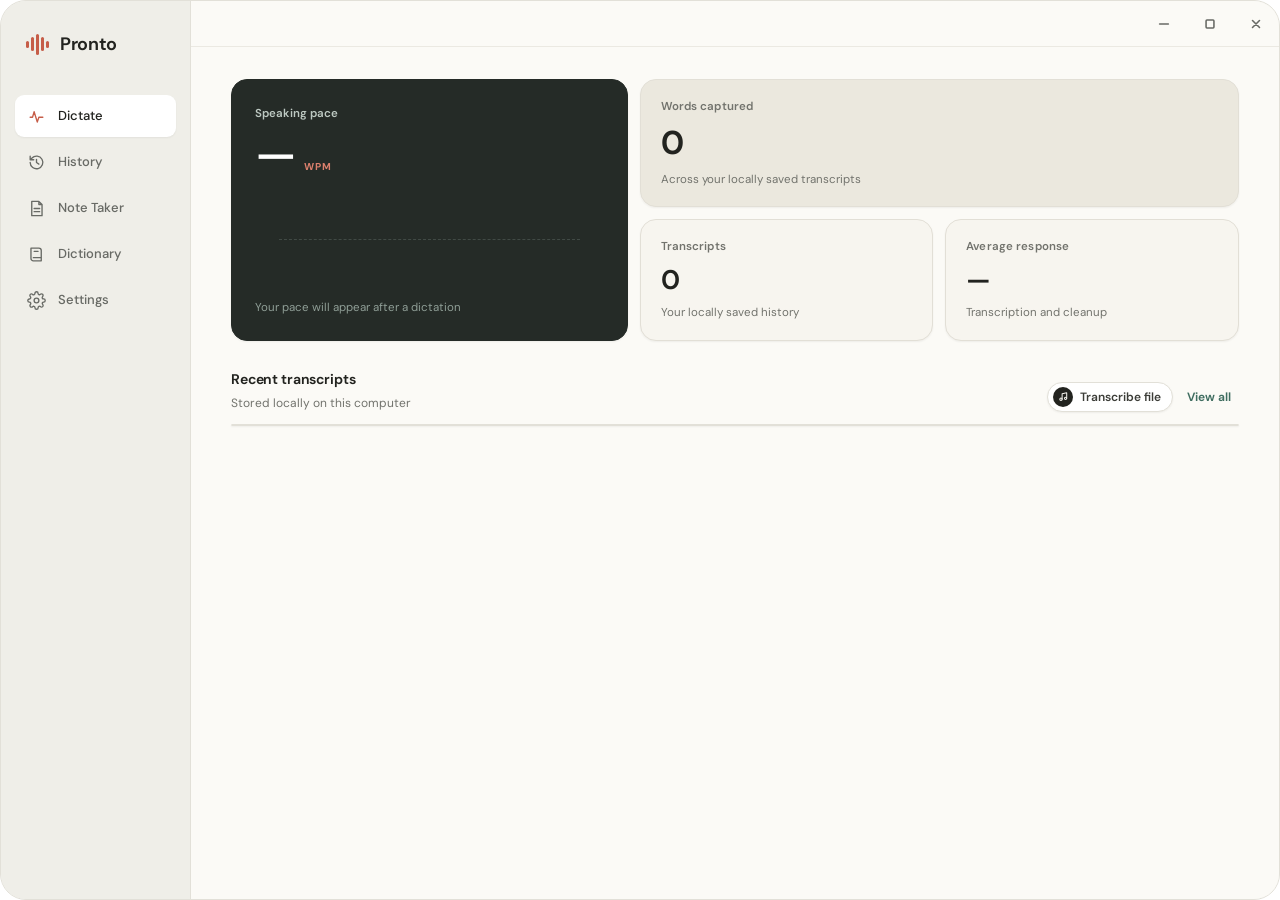
<file: ui/index.html>
<!doctype html>
<html lang="en">
  <head>
    <meta charset="UTF-8" />
    <meta name="viewport" content="width=device-width, initial-scale=1.0" />
    <title>Pronto</title>
    <link rel="stylesheet" href="fonts.css" />
    <link rel="stylesheet" href="theme.css" />
    <link rel="stylesheet" href="styles.css" />
    <link rel="stylesheet" href="app-polish.css" />
    <link rel="stylesheet" href="notes.css" />
    <link rel="stylesheet" href="onboarding.css" />
  </head>
  <body>
    <main class="app">
      <aside class="sidebar">
        <div class="brand">
          <span class="brand-mark" aria-hidden="true"><i></i><i></i><i></i><i></i><i></i></span>
          <span>Pronto</span>
        </div>
        <nav aria-label="Main navigation">
          <button class="nav active" data-view="home">
            <svg viewBox="0 0 24 24" aria-hidden="true"><path d="M4 13h3l2-7 4 13 2-6h5"/></svg><span>Dictate</span>
          </button>
          <button class="nav" data-view="history">
            <svg viewBox="0 0 24 24" aria-hidden="true"><path d="M4 12a8 8 0 1 0 2.3-5.7L4 8.5M4 4v4.5h4.5M12 8v4l3 2"/></svg><span>History</span>
          </button>
          <button class="nav" data-view="notetaker">
            <svg viewBox="0 0 24 24" aria-hidden="true"><path d="M6 3h9l4 4v14H6V3Zm9 0v4h4M9 12h7M9 16h7"/></svg><span>Note Taker</span>
          </button>
          <button class="nav" data-view="dictionary">
            <svg viewBox="0 0 24 24" aria-hidden="true"><path d="M5 4h10a3 3 0 0 1 3 3v13H8a3 3 0 0 1-3-3V4Zm3 12h10M9 8h5"/></svg><span>Dictionary</span>
          </button>
          <button class="nav" data-view="settings">
            <svg viewBox="0 0 24 24" aria-hidden="true"><circle cx="12" cy="12" r="3"/><path d="M19.4 15a1.65 1.65 0 0 0 .33 1.82l.06.06a2 2 0 0 1 0 2.83 2 2 0 0 1-2.83 0l-.06-.06a1.65 1.65 0 0 0-1.82-.33 1.65 1.65 0 0 0-1 1.51V21a2 2 0 0 1-2 2 2 2 0 0 1-2-2v-.09A1.65 1.65 0 0 0 9 19.4a1.65 1.65 0 0 0-1.82.33l-.06.06a2 2 0 0 1-2.83 0 2 2 0 0 1 0-2.83l.06-.06a1.65 1.65 0 0 0 .33-1.82 1.65 1.65 0 0 0-1.51-1H3a2 2 0 0 1-2-2 2 2 0 0 1 2-2h.09A1.65 1.65 0 0 0 4.6 9a1.65 1.65 0 0 0-.33-1.82l-.06-.06a2 2 0 0 1 0-2.83 2 2 0 0 1 2.83 0l.06.06a1.65 1.65 0 0 0 1.82.33H9a1.65 1.65 0 0 0 1-1.51V3a2 2 0 0 1 2-2 2 2 0 0 1 2 2v.09a1.65 1.65 0 0 0 1 1.51 1.65 1.65 0 0 0 1.82-.33l.06-.06a2 2 0 0 1 2.83 0 2 2 0 0 1 0 2.83l-.06.06a1.65 1.65 0 0 0-.33 1.82V9a1.65 1.65 0 0 0 1.51 1H21a2 2 0 0 1 2 2 2 2 0 0 1-2 2h-.09a1.65 1.65 0 0 0-1.51 1Z"/></svg><span>Settings</span>
          </button>
        </nav>
      </aside>

      <section class="shell">
        <header class="titlebar">
          <div class="window-actions" data-tauri-drag-region="false">
            <button id="minimize" data-tauri-drag-region="false" aria-label="Minimize"><svg viewBox="0 0 16 16" aria-hidden="true"><path d="M3 8h10"/></svg></button>
            <button id="maximize" data-tauri-drag-region="false" aria-label="Maximize"><svg viewBox="0 0 16 16" aria-hidden="true"><rect x="3.5" y="3.5" width="9" height="9" rx="1"/></svg></button>
            <button id="close" data-tauri-drag-region="false" aria-label="Close to tray"><svg viewBox="0 0 16 16" aria-hidden="true"><path d="M4 4l8 8M12 4l-8 8"/></svg></button>
          </div>
        </header>

        <div class="view active" id="home">
          <section class="stats-grid" aria-label="Dictation statistics">
            <article class="stat-card stat-primary">
              <div><span class="stat-label">Speaking pace</span><div class="pace-number"><strong id="average-wpm">—</strong><small>WPM</small></div></div>
              <div class="stat-wave empty" id="wpm-chart" aria-label="Recent words per minute"></div>
              <p id="wpm-note">Your pace will appear after a dictation</p>
            </article>
            <article class="stat-card stat-words"><span class="stat-label">Words captured</span><strong id="word-count">0</strong><p>Across your locally saved transcripts</p></article>
            <article class="stat-card"><span class="stat-label">Transcripts</span><strong id="dictation-count">0</strong><p>Your locally saved history</p></article>
            <article class="stat-card"><span class="stat-label">Average response</span><strong id="average-latency">—</strong><p>Transcription and cleanup</p></article>
          </section>

          <section class="permission-alert" id="mac-permission-alert" hidden>
            <div><strong id="mac-permission-alert-title">Finish macOS setup</strong><p id="mac-permission-alert-message"></p></div>
            <div class="permission-alert-actions"><button id="mac-permission-alert-action" type="button">Open Settings</button><button class="mac-restart-action" type="button" hidden>Restart Pronto</button></div>
          </section>

          <section class="transcripts-panel">
            <div class="section-title">
              <div><h2>Recent transcripts</h2><p>Stored locally on this computer</p></div>
              <div class="section-actions">
                <button id="choose-media" class="file-chip" type="button" title="Transcribe an audio or video file on this computer (MP3, WAV, M4A, MP4, MOV, WebM)">
                  <span class="file-chip-icon" aria-hidden="true"><svg viewBox="0 0 24 24"><path d="M9 18V6l10-2v12"/><circle cx="6.5" cy="18" r="2.5"/><circle cx="16.5" cy="16" r="2.5"/></svg></span>
                  <span id="import-status" class="file-chip-label" role="status">Transcribe file</span>
                </button>
                <button data-view-link="history">View all</button>
              </div>
              <input id="media-file" type="file" accept="audio/*,video/*,.m4a,.mkv,.mov,.webm" hidden />
            </div>
            <div id="recent-list" class="history-list compact"></div>
          </section>
        </div>

        <div class="view" id="history">
          <div class="page-title">
            <div><h1>History</h1><p>Your latest 100 transcripts, stored locally.</p></div>
            <button class="text-danger" id="clear-history">Clear history</button>
          </div>
          <div id="history-list" class="history-list full"></div>
        </div>

        <div class="view" id="notetaker">
          <section id="notetaker-explorer" class="nt-library">
            <div class="page-title nt-title">
              <div><h1>Note Taker</h1><p>Record a meeting or transcribe an audio file, then keep everything organized in folders.</p></div>
              <div class="nt-actions">
                <button class="nt-upload" id="notetaker-upload" type="button"><svg viewBox="0 0 24 24" aria-hidden="true"><path d="M12 15V4m0 0 4 4m-4-4-4 4M5 20h14"/></svg><b>Upload audio</b></button>
                <button class="nt-record" id="meeting-toggle" type="button"><span class="record-glyph" aria-hidden="true"><i></i></span><b>Start meeting</b></button>
                <input id="notetaker-file" type="file" accept="audio/*,video/*,.m4a,.mkv,.mov,.webm" hidden />
              </div>
            </div>

            <section class="nt-live" id="meeting-live" role="status" aria-live="polite" hidden>
              <span class="nt-live-dot" aria-hidden="true"></span>
              <div class="nt-live-copy"><strong>Recording meeting</strong><p>Your microphone and computer audio are saved on this computer. Notes are written when you stop.</p></div>
              <span class="nt-live-timer" id="meeting-live-timer">0:00</span>
              <button type="button" class="nt-live-stop" id="meeting-stop"><span aria-hidden="true"></span>Stop and create notes</button>
            </section>

            <div class="nt-jobs" id="notetaker-jobs" role="status" hidden><span class="nt-spinner" aria-hidden="true"></span><span id="notetaker-background-status"></span></div>

            <div class="nt-explorer">
              <aside class="nt-folders" aria-label="Folders">
                <div class="nt-folders-head"><span>Folders</span><button id="notetaker-sidebar-plus" type="button" aria-label="Create a new folder" title="New folder"><svg viewBox="0 0 24 24" aria-hidden="true"><path d="M12 5v14M5 12h14"/></svg></button></div>
                <form class="nt-new-folder" id="notetaker-new-folder" hidden>
                  <input id="notetaker-folder-input" maxlength="60" placeholder="Folder name" aria-label="Folder name" autocomplete="off" />
                  <button type="submit">Add</button>
                </form>
                <div id="notetaker-folder-list" class="nt-folder-list"></div>
                <p class="nt-folders-hint">Drag a note onto a folder to move it.</p>
              </aside>
              <section class="nt-files" aria-label="Notes">
                <header class="nt-files-head">
                  <div class="nt-files-title"><h2 id="notetaker-files-title">My recordings</h2><small id="notetaker-files-count"></small></div>
                  <label class="nt-search">
                    <svg viewBox="0 0 24 24" aria-hidden="true"><circle cx="11" cy="11" r="6.5"/><path d="m20 20-4.2-4.2"/></svg>
                    <input type="search" id="notetaker-search" placeholder="Search all notes" aria-label="Search all notes" autocomplete="off" spellcheck="false" />
                  </label>
                </header>
                <div id="notetaker-file-list" class="nt-file-list"></div>
              </section>
            </div>
          </section>

          <article id="notetaker-detail" class="nt-reader" aria-labelledby="notetaker-viewer-title" hidden>
            <header class="nt-reader-head">
              <button class="nt-icon-button" id="notetaker-back" type="button" aria-label="Back to folder" title="Back (Esc)"><svg viewBox="0 0 24 24" aria-hidden="true"><path d="M19 12H5m0 0 6-6m-6 6 6 6"/></svg></button>
              <nav class="nt-crumbs" aria-label="Location"><button type="button" id="notetaker-crumb-folder"></button><span aria-hidden="true">/</span><span id="notetaker-crumb-title"></span></nav>
              <div class="nt-reader-actions">
                <button class="secondary-action" id="notetaker-copy" type="button"><svg viewBox="0 0 24 24" aria-hidden="true"><rect x="8" y="8" width="11" height="11" rx="2"/><path d="M16 8V6a2 2 0 0 0-2-2H6a2 2 0 0 0-2 2v8a2 2 0 0 0 2 2h2"/></svg><span id="notetaker-copy-label">Copy</span></button>
                <button class="nt-cleanup" id="notetaker-cleanup" type="button"><svg viewBox="0 0 24 24" aria-hidden="true"><path d="M12 3.5 13.6 8 18 9.6l-4.4 1.6L12 15.5l-1.6-4.3L6 9.6 10.4 8 12 3.5ZM18.5 15l.8 2 2 .8-2 .8-.8 2-.8-2-2-.8 2-.8.8-2Z"/></svg>Clean up speech</button>
                <button class="nt-icon-button" id="notetaker-more" type="button" aria-label="More actions" title="More actions"><svg viewBox="0 0 24 24" aria-hidden="true"><circle cx="5" cy="12" r="1.6"/><circle cx="12" cy="12" r="1.6"/><circle cx="19" cy="12" r="1.6"/></svg></button>
              </div>
            </header>
            <div class="nt-reader-scroll" id="notetaker-reader-scroll">
              <div class="nt-reader-inner">
                <span class="nt-kind" id="notetaker-kind"></span>
                <h1 id="notetaker-viewer-title"></h1>
                <div class="nt-meta" id="notetaker-viewer-meta"></div>
                <audio id="notetaker-audio" controls hidden></audio>
                <div class="nt-tabbar">
                  <div class="nt-tabs" id="notetaker-tabs" role="tablist" aria-label="Meeting content" hidden>
                    <button type="button" data-notetaker-tab="notes" role="tab">Notes</button><button type="button" data-notetaker-tab="transcript" role="tab">Transcript</button>
                  </div>
                  <div class="nt-version" id="notetaker-version" role="group" aria-label="Transcript version" hidden>
                    <button type="button" data-notetaker-version="cleaned">Cleaned</button><button type="button" data-notetaker-version="original">Original</button>
                  </div>
                </div>
                <div id="notetaker-cleanup-status" class="nt-status" role="status"></div>
                <section id="notetaker-meeting-notes" class="nt-notes notes-markdown" hidden></section>
                <div id="notetaker-viewer-body" class="nt-transcript"></div>
              </div>
            </div>
          </article>
          <div class="nt-menu-layer" id="notetaker-menu-layer" hidden><div class="nt-menu" id="notetaker-menu" role="menu"></div></div>
          <div class="nt-drag-ghost" id="notetaker-drag-ghost" aria-hidden="true" hidden></div>
        </div>

        <div class="view" id="dictionary">
          <div class="page-title"><div><h1>Dictionary</h1><p>Add names and specialist terms that Pronto should preserve.</p></div></div>
          <form class="dictionary-form" id="dictionary-form">
            <input id="dictionary-input" maxlength="100" placeholder="Add a word or phrase" autocomplete="off" />
            <button type="submit">Add term</button>
          </form>
          <div class="dictionary-table">
            <div class="dictionary-heading"><span>Personal terms</span><span id="term-count">0 terms</span></div>
            <div id="dictionary-list" class="dictionary-list"></div>
            <div class="empty" id="dictionary-empty">No personal terms yet.</div>
          </div>
        </div>

        <div class="view" id="settings">
          <div class="page-title settings-title">
            <div><h1>Settings</h1><p id="settings-subtitle">Choose how Pronto listens, writes, and behaves on Windows.</p></div>
            <label class="settings-search">
              <svg viewBox="0 0 24 24" aria-hidden="true"><circle cx="11" cy="11" r="6.5"/><path d="m20 20-4.2-4.2"/></svg>
              <input type="search" id="settings-search" placeholder="Search settings" aria-label="Search settings" autocomplete="off" spellcheck="false" />
              <kbd id="settings-search-hint" aria-hidden="true">Ctrl F</kbd>
            </label>
          </div>

          <div class="settings-layout">
            <nav class="settings-nav" id="settings-nav" aria-label="Settings sections">
              <button type="button" data-settings-target="settings-general"><svg viewBox="0 0 24 24" aria-hidden="true"><path d="M4 7h8m5 0h3M4 17h3m5 0h8"/><circle cx="14.5" cy="7" r="2.5"/><circle cx="9.5" cy="17" r="2.5"/></svg><span>General</span></button>
              <button type="button" data-settings-target="settings-shortcuts"><svg viewBox="0 0 24 24" aria-hidden="true"><rect x="3" y="6" width="18" height="12" rx="2.5"/><path d="M7 10h.01M10.5 10h.01M14 10h.01M17 10h.01M8 14h8"/></svg><span>Shortcuts</span></button>
              <button type="button" data-settings-target="settings-dictation"><svg viewBox="0 0 24 24" aria-hidden="true"><rect x="9" y="3" width="6" height="11" rx="3"/><path d="M5.5 11a6.5 6.5 0 0 0 13 0M12 17.5V21"/></svg><span>Dictation</span></button>
              <button type="button" data-settings-target="settings-pill"><svg viewBox="0 0 24 24" aria-hidden="true"><rect x="3" y="8.5" width="18" height="7" rx="3.5"/><path d="M9 12h.01M12 10.5v3M15 12h.01"/></svg><span>Overlay pill</span></button>
              <button type="button" data-settings-target="settings-sound"><svg viewBox="0 0 24 24" aria-hidden="true"><path d="M4 9.5v5h3.5L12 19V5L7.5 9.5H4Z"/><path d="M15.5 9a4 4 0 0 1 0 6M18 6.5a7.5 7.5 0 0 1 0 11"/></svg><span>Sound</span></button>
              <button type="button" data-settings-target="mac-permissions"><svg viewBox="0 0 24 24" aria-hidden="true"><path d="M12 3 19 6v5.5c0 4.4-2.9 7.9-7 9.5-4.1-1.6-7-5.1-7-9.5V6l7-3Z"/><path d="m9 12 2 2 4-4"/></svg><span>Permissions</span></button>
              <button type="button" data-settings-target="settings-engine"><svg viewBox="0 0 24 24" aria-hidden="true"><rect x="7" y="7" width="10" height="10" rx="2"/><path d="M10 3v4M14 3v4M10 17v4M14 17v4M3 10h4M3 14h4M17 10h4M17 14h4"/></svg><span>Speech engine</span></button>
              <button type="button" data-settings-target="settings-online"><svg viewBox="0 0 24 24" aria-hidden="true"><path d="M7 18.5a4.5 4.5 0 0 1-.6-8.96A6 6 0 0 1 17.8 8.6 5 5 0 0 1 17 18.5H7Z"/></svg><span>Online services</span></button>
            </nav>

            <div class="settings-stack" id="settings-stack">
              <section class="settings-section" id="settings-general" aria-labelledby="settings-general-title">
                <header class="settings-section-head"><h2 id="settings-general-title">General</h2><p>How Pronto looks and when it runs.</p></header>
                <div class="settings-card">
                  <div class="setting-row" data-keywords="appearance dark mode light mode color colour">
                    <div><strong>Theme</strong><p>Applies to this window and search results. Listening pills always stay dark.</p></div>
                    <div class="setting-control setting-control--stack">
                      <div class="segmented" role="group" aria-label="Theme">
                        <button type="button" data-theme-pref="system">System</button>
                        <button type="button" data-theme-pref="light">Light</button>
                        <button type="button" data-theme-pref="dark">Dark</button>
                      </div>
                      <span class="theme-preview" id="theme-preview">Matching system</span>
                    </div>
                  </div>
                  <div class="setting-row" data-keywords="startup boot login autostart tray menu bar"><div><strong>Launch at startup</strong><p>Starts Pronto silently in the system tray without opening this window.</p></div><label class="toggle"><input type="checkbox" id="launch-at-startup" /><span></span></label></div>
                  <div class="setting-row" data-keywords="tray icon menu context recent transcripts history depth how many"><div><strong>Transcript history in the tray menu</strong><p>How many recent transcripts the tray menu lists. Pick one to paste it where you are typing.</p></div><div class="segmented" role="group" aria-label="Transcripts listed in the tray menu"><button type="button" data-tray-history="3">3</button><button type="button" data-tray-history="5">5</button><button type="button" data-tray-history="10">10</button></div></div>
                  <div class="setting-row" data-keywords="welcome tour onboarding setup introduction getting started"><div><strong>Welcome tour</strong><p>Walk through the first-run setup again.</p></div><button type="button" class="change-button" id="replay-onboarding">Show tour</button></div>
                  <div class="setting-row" data-keywords="meeting note taker zoom teams call prompt popup notification"><div><strong>Suggest meeting notes</strong><p>Offer to take notes when a meeting app starts using your microphone.</p></div><label class="toggle"><input type="checkbox" id="meeting-suggestions" /><span></span></label></div>
                </div>
              </section>

              <section class="settings-section" id="settings-shortcuts" aria-labelledby="settings-shortcuts-title">
                <header class="settings-section-head"><h2 id="settings-shortcuts-title">Shortcuts</h2><p>Global keys that work in any app.</p></header>
                <div class="settings-card">
                  <div class="setting-row hotkey-row" data-keywords="hotkey keybinding key combination record start dictation shortcut">
                    <div><strong>Start dictation</strong><p id="dictation-shortcut-help">Works globally, including modifier-only combinations such as Win + Ctrl.</p></div>
                    <div class="setting-control"><div class="shortcut-keys" id="settings-hotkey"></div><button class="change-button" id="change-hotkey">Change</button></div>
                  </div>
                  <div class="setting-row" data-keywords="hold push to talk toggle press once activation behavior mode">
                    <div><strong>How the shortcut works</strong><p>Hold to talk, or press once to start and again to stop.</p></div>
                    <div class="segmented" role="group" aria-label="Activation behavior">
                      <button type="button" data-activation="hold">Hold</button><button type="button" data-activation="toggle">Toggle</button>
                    </div>
                  </div>
                  <div class="setting-row hotkey-row" data-keywords="hotkey keybinding paste last transcript again">
                    <div><strong>Paste last transcript</strong><p>Pastes your most recent transcript where you are typing.</p></div>
                    <div class="setting-control"><div class="shortcut-keys" id="settings-paste-hotkey"></div><button class="change-button" id="change-paste-hotkey">Change</button></div>
                  </div>
                  <div class="setting-row hotkey-row" data-keywords="hotkey keybinding voice search ask question web">
                    <div><strong>Voice search</strong><p id="shortcut-help">Default Win + Space. Windows may also switch keyboard layouts with this chord.</p></div>
                    <div class="setting-control"><div class="shortcut-keys" id="settings-search-hotkey"></div><button class="change-button" id="change-search-hotkey">Change</button></div>
                  </div>
                </div>
              </section>

              <section class="settings-section" id="settings-dictation" aria-labelledby="settings-dictation-title">
                <header class="settings-section-head"><h2 id="settings-dictation-title">Dictation</h2><p>What Pronto listens to and what it does with your words.</p></header>
                <div class="settings-card">
                  <div class="setting-row" data-keywords="mic input device audio headset">
                    <div><strong>Microphone</strong><p id="microphone-status">Loading available microphones…</p></div>
                    <div class="setting-control"><select id="microphone" aria-label="Microphone" disabled><option>Loading…</option></select><button class="change-button" id="microphone-retry" type="button" hidden>Retry</button></div>
                  </div>
                  <div class="setting-row" data-keywords="language english german spanish french italian portuguese dutch polish auto detect">
                    <div><strong>Language</strong><p id="language-help">Choose a language or let Parakeet detect it.</p></div>
                    <select id="language" aria-label="Language"><option value="auto">Auto detect</option><option value="en">English</option><option value="de">German</option><option value="es">Spanish</option><option value="fr">French</option><option value="it">Italian</option><option value="pt">Portuguese</option><option value="nl">Dutch</option><option value="pl">Polish</option></select>
                  </div>
                  <div class="setting-row" data-keywords="type paste auto insert automatic output"><div><strong>Insert automatically</strong><p>Type the result where dictation began.</p></div><label class="toggle"><input type="checkbox" id="auto-insert" /><span></span></label></div>
                  <div class="setting-row" data-keywords="filler um uh punctuation cleanup polish format deepseek openai anthropic claude gemini groq openrouter ollama"><div><strong>Clean up speech</strong><p>Remove fillers and false starts, then repair punctuation.</p></div><label class="toggle"><input type="checkbox" id="cleanup-enabled" /><span></span></label></div>
                </div>
              </section>

              <section class="settings-section" id="settings-pill" aria-labelledby="settings-pill-title">
                <header class="settings-section-head"><h2 id="settings-pill-title">Overlay pill</h2><p>Choose what appears in the listening pill while you dictate.</p></header>
                <div class="settings-card">
                  <div class="pill-preview" aria-hidden="true">
                    <div class="pill-preview-row">
                      <span class="pill-preview-side" data-preview="showSearch"><svg viewBox="0 0 24 24"><circle cx="11" cy="11" r="6"/><path d="M16.5 16.5 20 20"/></svg></span>
                      <span class="pill-preview-main" data-preview="showDictation">
                        <span class="pill-preview-btn" data-preview="showCancel"><svg viewBox="0 0 24 24"><path d="M6 6l12 12M18 6 6 18"/></svg></span>
                        <span class="pill-preview-signal"><i></i><i></i><i></i><i></i><i></i><i></i><i></i><i></i></span>
                        <span class="pill-preview-btn finish" data-preview="showFinish"><svg viewBox="0 0 24 24"><path d="M4.5 12.5 10 18 19.5 6.5"/></svg></span>
                      </span>
                      <span class="pill-preview-side record" data-preview="showNotetaker"><svg viewBox="0 0 24 24"><circle cx="12" cy="12" r="7.5"/><circle class="dot" cx="12" cy="12" r="3.2"/></svg></span>
                      <span class="pill-preview-empty" id="pill-preview-empty">Nothing is shown while you dictate</span>
                    </div>
                  </div>
                  <div class="setting-row" data-keywords="overlay pill search left reroute magnifier"><div><strong>Search button</strong><p>Left of the pill. Sends the current recording to voice search instead.</p></div><label class="toggle"><input type="checkbox" data-pill-part="showSearch" /><span></span></label></div>
                  <div class="setting-row" data-keywords="overlay pill waveform middle center listening"><div><strong>Waveform pill</strong><p>The center pill with the live waveform.</p></div><label class="toggle"><input type="checkbox" data-pill-part="showDictation" /><span></span></label></div>
                  <div class="setting-row" data-keywords="overlay pill note taker meeting record right"><div><strong>Note taker button</strong><p>Right of the pill. Starts meeting notes.</p></div><label class="toggle"><input type="checkbox" data-pill-part="showNotetaker" /><span></span></label></div>
                  <div class="setting-row" data-keywords="overlay pill cancel cross x close discard"><div><strong>Cancel button (✕)</strong><p class="pill-mode-note">Discards the dictation.</p></div><label class="toggle"><input type="checkbox" data-pill-part="showCancel" /><span></span></label></div>
                  <div class="setting-row" data-keywords="overlay pill finish check mark tick done stop"><div><strong>Finish button (✓)</strong><p class="pill-mode-note">Stops listening and transcribes.</p></div><label class="toggle"><input type="checkbox" data-pill-part="showFinish" /><span></span></label></div>
                </div>
              </section>

              <section class="settings-section" id="settings-sound" aria-labelledby="settings-sound-title">
                <header class="settings-section-head"><h2 id="settings-sound-title">Sound</h2><p>Audio cues, and what happens to other playback while you speak.</p></header>
                <div class="settings-card">
                  <div class="setting-row" data-keywords="beep chime cue sound effects audio feedback"><div><strong>Dictation sounds</strong><p>Play short cues when recording starts and stops.</p></div><label class="toggle"><input type="checkbox" id="dictation-sounds" /><span></span></label></div>
                  <div class="setting-row" data-keywords="duck lower volume music mute playback system audio"><div><strong>Lower other audio while listening</strong><p>Quiets music and videos during dictation or voice search, then restores them exactly.</p></div><label class="toggle"><input type="checkbox" id="duck-audio" /><span></span></label></div>
                </div>
              </section>

              <section class="settings-section" id="mac-permissions" aria-labelledby="mac-permissions-title" hidden>
                <header class="settings-section-head"><h2 id="mac-permissions-title">Permissions</h2><p>macOS access Pronto needs to listen and type for you.</p></header>
                <div class="settings-card">
                  <div class="setting-row" data-keywords="macos mic privacy permission"><div><strong>Microphone</strong><p id="permission-microphone">Needed for dictation and meeting notes.</p></div><button type="button" class="change-button permission-action" data-permission="microphone">Set up</button></div>
                  <div class="setting-row" data-keywords="macos privacy insert type permission"><div><strong>Accessibility</strong><p id="permission-accessibility">Needed to insert text into the app you were using.</p></div><div class="setting-control"><button type="button" class="change-button permission-action" data-permission="accessibility">Set up</button><button type="button" class="change-button mac-restart-action" hidden>Restart Pronto</button></div></div>
                  <div class="setting-row" data-keywords="macos privacy keyboard modifier permission"><div><strong>Input Monitoring</strong><p id="permission-input-monitoring">Needed only for shortcuts made of modifier keys alone.</p></div><button type="button" class="change-button permission-action" data-permission="input-monitoring">Set up</button></div>
                  <div class="setting-row" data-keywords="macos privacy system audio meeting permission"><div><strong>Screen Recording</strong><p id="permission-screen-recording">Needed only to record computer audio for meeting notes. Pronto does not save video.</p></div><button type="button" class="change-button permission-action" data-permission="screen-recording">Set up</button></div>
                </div>
              </section>

              <section class="settings-section" id="settings-engine" aria-labelledby="settings-engine-title">
                <header class="settings-section-head"><h2 id="settings-engine-title">Speech engine</h2><p>Transcription runs entirely on this computer.</p></header>
                <div class="settings-card">
                  <div class="setting-row engine-row" data-keywords="status local offline parakeet engine"><div><strong>Local speech engine</strong><p id="engine-message">Starting the speech engine…</p></div><span class="private-badge">On device</span></div>
                  <div class="setting-row" id="model-install-row" data-keywords="download model install" hidden><div><strong>Speech model</strong><p id="model-install-message">Checking local model…</p><progress id="model-install-progress" max="100" value="0" hidden></progress></div><button type="button" class="change-button" id="model-install-action" hidden>Cancel</button></div>
                  <div class="setting-block" id="speech-model-section" data-keywords="speech model parakeet phonon nvidia gpu cpu download" hidden>
                    <div class="setting-row speech-model-head">
                      <div><strong>Speech model</strong><p id="speech-model-hardware">Checking your graphics…</p></div>
                    </div>
                    <div class="model-options" role="radiogroup" aria-label="Speech model">
                      <button type="button" class="model-option" data-model="parakeet" role="radio" aria-checked="false">
                        <span class="model-option-head"><strong>Parakeet</strong><span class="model-badge" hidden>Recommended</span></span>
                        <span class="model-option-meta">Fastest · 25 languages</span>
                        <span class="model-option-warning">Runs only on NVIDIA GPUs.</span>
                        <span class="model-option-state"></span>
                      </button>
                      <button type="button" class="model-option" data-model="phonon" role="radio" aria-checked="false">
                        <span class="model-option-head"><strong>Phonon</strong><span class="model-badge" hidden>Recommended</span></span>
                        <span class="model-option-meta">Any PC · English only</span>
                        <span class="model-option-warning">For PCs without an NVIDIA GPU. Considerably slower.</span>
                        <span class="model-option-state"></span>
                      </button>
                    </div>
                    <div class="model-switch" id="model-switch" hidden>
                      <div class="model-switch-bar"><i id="model-switch-fill"></i></div>
                      <div class="model-switch-meta">
                        <span><strong id="model-switch-message"></strong><small id="model-switch-detail"></small></span>
                        <button type="button" class="change-button" id="model-switch-action">Cancel</button>
                      </div>
                    </div>
                  </div>
                  <div class="setting-row" id="gpu-memory-row" data-keywords="vram memory performance games release unload"><div><strong>Release model under GPU pressure</strong><p>Frees Parakeet's VRAM when games or other apps need it. The next dictation may take a moment to warm up.</p></div><label class="toggle"><input type="checkbox" id="gpu-memory-management" /><span></span></label></div>
                </div>
              </section>

              <section class="settings-section" id="settings-online" aria-labelledby="settings-online-title">
                <header class="settings-section-head"><h2 id="settings-online-title">Online services</h2><p>Optional. Used only for speech cleanup and voice search answers.</p></header>
                <div class="settings-card api-card">
                  <div class="setting-row" data-keywords="cleanup provider llm ai openai anthropic claude gemini groq openrouter ollama lm studio deepseek">
                    <div><strong>AI provider</strong><p>Used for speech cleanup, meeting notes, and voice search answers. DeepSeek is recommended: fast and inexpensive.</p></div>
                    <select id="cleanup-provider" aria-label="AI provider"></select>
                  </div>
                  <div class="setting-row" id="cleanup-endpoint-row" data-keywords="custom endpoint url base openai compatible ollama lm studio local" hidden>
                    <div><strong>Custom endpoint URL</strong><p>Any OpenAI-compatible server, for example http://localhost:11434/v1 for Ollama.</p></div>
                    <input type="url" id="cleanup-endpoint" class="setting-text-input" aria-label="Custom endpoint URL" spellcheck="false" placeholder="http://localhost:11434/v1" />
                  </div>
                  <div class="setting-row" data-keywords="cleanup model llm ai name">
                    <div><strong>Model</strong><p id="cleanup-model-help">Uses the provider's default model.</p></div>
                    <div class="model-picker">
                      <select id="cleanup-model" aria-label="Model"></select>
                      <input type="text" id="cleanup-model-custom" class="setting-text-input" aria-label="Model name" placeholder="Model name" spellcheck="false" autocomplete="off" hidden />
                    </div>
                  </div>
                  <div class="setting-row api-row" data-keywords="deepseek openai anthropic claude gemini groq openrouter api key token cleanup llm ai credential voice search">
                    <div><strong>API key</strong><p id="api-status">Not configured</p></div>
                    <div class="api-form" id="api-form"><input type="password" id="api-key" placeholder="Enter API key" autocomplete="off" aria-label="API key" /><button id="save-key">Save</button></div>
                    <div class="api-form api-saved" id="api-saved" hidden>
                      <div class="api-saved-pill" role="status"><svg viewBox="0 0 24 24" aria-hidden="true"><rect x="5" y="11" width="14" height="10" rx="2"/><path d="M8 11V7a4 4 0 0 1 8 0v4"/></svg><span>Key saved</span></div>
                      <button type="button" class="api-edit" id="edit-key" aria-label="Edit API key" title="Edit API key"><svg viewBox="0 0 24 24" aria-hidden="true"><path d="M12 20h9"/><path d="M16.5 3.5a2.1 2.1 0 0 1 3 3L7 19l-4 1 1-4Z"/></svg></button>
                    </div>
                  </div>
                  <details class="setting-disclosure" id="cleanup-prompt-details" data-keywords="cleanup system prompt instructions deepseek custom">
                    <summary>
                      <div><strong>Cleanup instructions</strong><p>The system prompt Pronto sends with every cleanup request.</p></div>
                      <span class="setting-disclosure-end"><span class="prompt-badge" id="cleanup-prompt-status">Built-in prompt</span><svg viewBox="0 0 24 24" aria-hidden="true"><path d="m9 6 6 6-6 6"/></svg></span>
                    </summary>
                    <div class="prompt-row">
                      <textarea id="cleanup-prompt" maxlength="16000" spellcheck="false" aria-label="Cleanup system prompt"></textarea>
                      <div class="prompt-meta">
                        <span id="cleanup-prompt-count"></span>
                        <div class="prompt-actions"><button type="button" class="change-button" id="reset-cleanup-prompt">Reset default</button><button type="button" id="save-cleanup-prompt">Save prompt</button></div>
                      </div>
                    </div>
                  </details>
                  <div class="setting-row" data-keywords="voice search provider url duckduckgo web retrieval">
                    <div><strong>Search provider URL</strong><p>DuckDuckGo HTML endpoint for voice search. Queries and snippets go to this provider and to your AI provider.</p></div>
                    <input type="url" id="search-provider-url" aria-label="Search provider URL" spellcheck="false" />
                  </div>
                </div>
              </section>

              <div class="settings-empty" id="settings-empty" hidden>
                <strong>No settings match “<span id="settings-empty-query"></span>”</strong>
                <p>Try a different word, such as “microphone”, “shortcut”, or “theme”.</p>
                <button type="button" class="change-button" id="settings-search-clear">Clear search</button>
              </div>
            </div>
          </div>
        </div>
      </section>
    </main>

    <div class="onboarding-layer" id="onboarding" hidden>
      <div class="onboarding" role="dialog" aria-modal="true" aria-labelledby="onboarding-title">
        <header class="onboarding-head">
          <span class="brand-mark" aria-hidden="true"><i></i><i></i><i></i><i></i><i></i></span>
          <ol class="onboarding-dots" aria-label="Setup progress"></ol>
          <button type="button" class="onboarding-skip" id="onboarding-skip">Skip setup</button>
        </header>

        <section class="onboarding-step" data-step="welcome">
          <h2 id="onboarding-title">Welcome to Pronto</h2>
          <p class="onboarding-lede">Speak in any app and your words appear where you are typing. Transcription runs on this computer.</p>
          <p class="onboarding-lede">Let's set up the essentials. It takes under a minute, and you can change everything later in Settings.</p>
        </section>

        <section class="onboarding-step" data-step="shortcut">
          <h2>Your dictation shortcut</h2>
          <p class="onboarding-lede">Press this from anywhere to start talking.</p>
          <div class="onboarding-card">
            <div class="setting-row">
              <div><strong>Start dictation</strong><p>Works globally, in any app.</p></div>
              <div class="setting-control"><div class="shortcut-keys" id="onboarding-hotkey"></div><button type="button" class="change-button" id="onboarding-change-hotkey">Change</button></div>
            </div>
            <div class="setting-row">
              <div><strong>How the shortcut works</strong><p>Hold to talk, or press once to start and again to stop.</p></div>
              <div class="segmented" role="group" aria-label="Activation behavior">
                <button type="button" data-activation="hold">Hold</button><button type="button" data-activation="toggle">Toggle</button>
              </div>
            </div>
          </div>
        </section>

        <section class="onboarding-step" data-step="microphone">
          <h2>Microphone and startup</h2>
          <p class="onboarding-lede">Pick the microphone Pronto listens to.</p>
          <div class="onboarding-card">
            <div class="setting-row">
              <div><strong>Microphone</strong><p id="onboarding-microphone-status">Loading available microphones…</p></div>
              <div class="setting-control"><select id="onboarding-microphone" aria-label="Microphone" disabled><option>Loading…</option></select></div>
            </div>
            <div class="setting-row">
              <div><strong>Launch at startup</strong><p>Keep Pronto ready in the background whenever you sign in.</p></div>
              <label class="toggle"><input type="checkbox" id="onboarding-launch-at-startup" /><span></span></label>
            </div>
            <div class="setting-row">
              <div><strong>Dictation sounds</strong><p>A soft cue when Pronto starts and stops listening.</p></div>
              <label class="toggle"><input type="checkbox" id="onboarding-dictation-sounds" /><span></span></label>
            </div>
          </div>
        </section>

        <section class="onboarding-step onboarding-done" data-step="done">
          <div class="onboarding-check" aria-hidden="true"><svg viewBox="0 0 24 24"><path d="M5 12.5l4.5 4.5L19 7.5" /></svg></div>
          <h2>You're all set</h2>
          <p class="onboarding-lede">Pronto is ready and listening for your shortcut.</p>
          <div class="onboarding-try-card">
            <strong>Try it now</strong>
            <ol>
              <li>Open another app, like an email, a document or a chat.</li>
              <li>Click into a text box.</li>
              <li id="onboarding-done-step"><span id="onboarding-done-action">Press</span> <span class="shortcut-keys inline" id="onboarding-done-hotkey"></span> and start talking.</li>
            </ol>
          </div>
          <ul class="onboarding-tips">
            <li><strong>Dictionary</strong> keeps names and terms spelled right.</li>
            <li><strong>Note Taker</strong> records and transcribes your meetings.</li>
            <li><strong>Settings</strong> has everything you set up here, plus cleanup and voice search.</li>
          </ul>
        </section>

        <footer class="onboarding-actions">
          <button type="button" class="change-button" id="onboarding-back">Back</button>
          <button type="button" class="onboarding-next" id="onboarding-next">Get started</button>
        </footer>
      </div>
    </div>
    <dialog class="hotkey-dialog" id="hotkey-dialog">
      <form method="dialog">
        <button class="dialog-close" value="cancel" aria-label="Close"><svg viewBox="0 0 24 24" aria-hidden="true"><path d="M6 6l12 12M18 6 6 18"/></svg></button>
        <h2 id="hotkey-dialog-title">Set dictation shortcut</h2>
        <p id="hotkey-dialog-desc">Press your combination, then save it. Modifier-only chords such as Win + Ctrl are supported.</p>
        <div class="capture-box" id="hotkey-capture" tabindex="0">
          <span class="capture-prompt">Press your shortcut</span>
          <div class="shortcut-keys" id="capture-keys"></div>
        </div>
        <p class="capture-note" id="capture-note">Use two modifiers, or Ctrl, Alt, or Win with another key. Known Windows-reserved combinations are rejected.</p>
        <div class="dialog-error" id="hotkey-error" role="alert"></div>
        <div class="dialog-actions"><button type="button" class="change-button" id="cancel-hotkey">Cancel</button><button type="button" id="save-hotkey" disabled>Save shortcut</button></div>
      </form>
    </dialog>
    <div class="modal-layer" id="modal-layer" hidden>
      <div class="modal" role="dialog" aria-modal="true" aria-labelledby="modal-title">
        <h2 id="modal-title"></h2>
        <p id="modal-desc"></p>
        <p id="modal-warning" class="modal-warning" hidden></p>
        <input id="modal-input" maxlength="120" autocomplete="off" hidden />
        <div class="modal-actions">
          <button type="button" class="change-button" id="modal-cancel">Cancel</button>
          <button type="button" id="modal-confirm">Confirm</button>
        </div>
      </div>
    </div>
    <div class="toast" id="toast" role="status"></div>
    <script src="theme.js"></script>
    <script src="app.js"></script>
  </body>
</html>
</file>
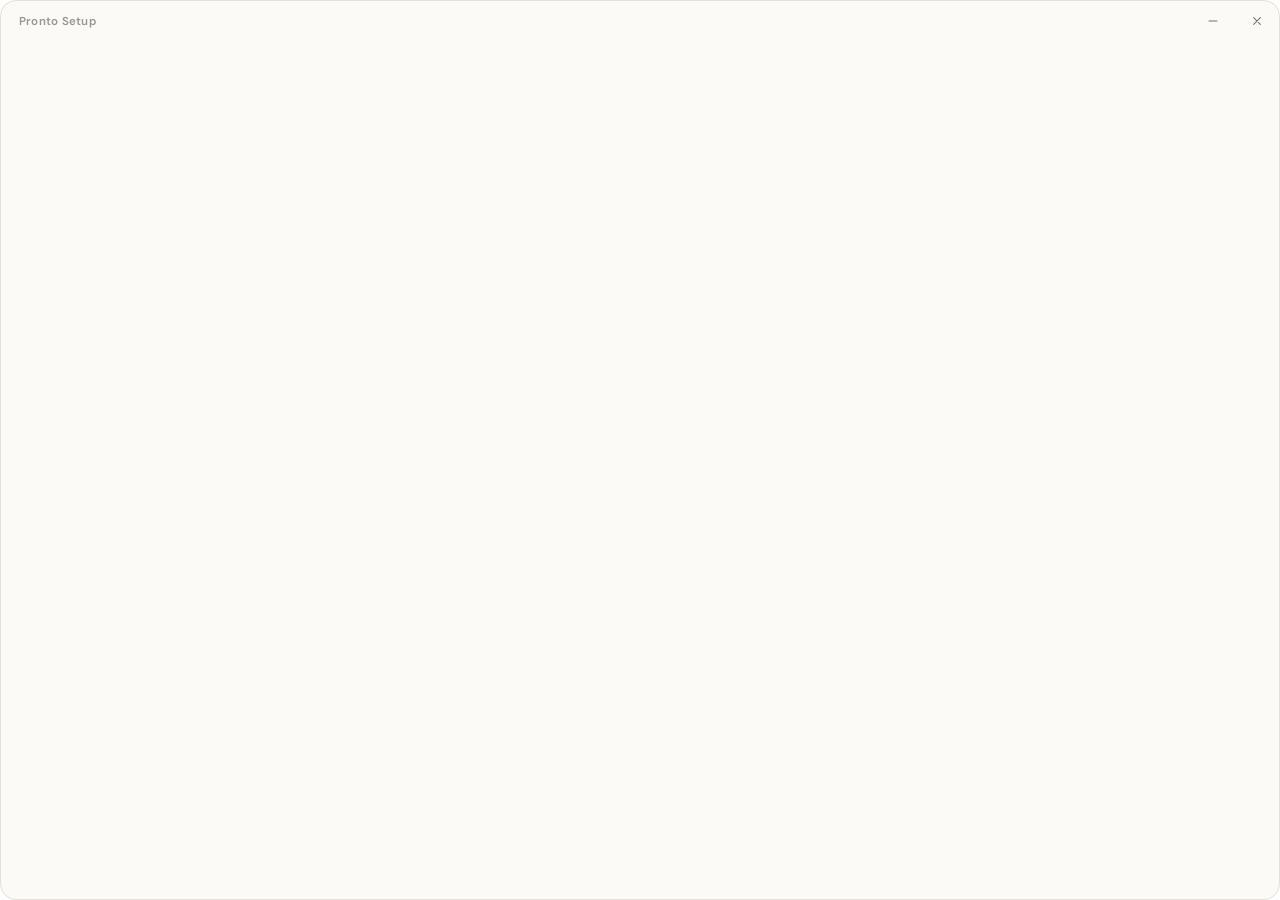
<file: ui/setup.html>
<!doctype html>
<html lang="en">
  <head>
    <meta charset="UTF-8" />
    <meta name="viewport" content="width=device-width, initial-scale=1.0" />
    <title>Pronto Setup</title>
    <link rel="stylesheet" href="fonts.css" />
    <link rel="stylesheet" href="theme.css" />
    <link rel="stylesheet" href="setup.css" />
    <script>
      try {
        document.documentElement.dataset.theme = matchMedia('(prefers-color-scheme: dark)').matches ? 'dark' : 'light';
      } catch (_) {}
    </script>
  </head>
  <body>
    <main class="frame">
      <header class="chrome" data-tauri-drag-region>
        <span class="chrome-title" data-tauri-drag-region>Pronto Setup</span>
        <div class="chrome-actions">
          <button type="button" id="minimize" aria-label="Minimize"><svg viewBox="0 0 24 24" aria-hidden="true"><path d="M6 12h12"/></svg></button>
          <button type="button" id="close" aria-label="Close"><svg viewBox="0 0 24 24" aria-hidden="true"><path d="M7 7l10 10M17 7 7 17"/></svg></button>
        </div>
      </header>

      <div class="stage">
        <!-- 1. Welcome -->
        <section class="screen" data-screen="welcome">
          <div class="voice" aria-hidden="true"><i></i><i></i><i></i><i></i><i></i><i></i><i></i></div>
          <h1 class="wordmark">Pronto</h1>
          <p class="lede" id="welcome-lede">Speak anywhere. Your words appear.</p>
          <button type="button" class="primary" id="get-started">Get started</button>
          <span class="fineprint" id="version"></span>
        </section>

        <!-- 1b. Already installed: update, reinstall, or start fresh -->
        <section class="screen" data-screen="kind">
          <h2>Pronto is already installed</h2>
          <p class="lede">Choose how to set it up.</p>
          <div class="choices" role="radiogroup" aria-label="Setup type">
            <label class="choice">
              <input type="radio" name="kind" id="kind-update" value="update" checked />
              <span class="choice-mark" aria-hidden="true"></span>
              <span class="choice-text"><strong>Update</strong><span>Replace the app and keep everything else.</span></span>
            </label>
            <label class="choice">
              <input type="radio" name="kind" id="kind-reinstall" value="reinstall" />
              <span class="choice-mark" aria-hidden="true"></span>
              <span class="choice-text"><strong>Reinstall</strong><span>A clean copy. The speech engine downloads again.</span></span>
            </label>
          </div>
          <label class="erase" id="erase-row" hidden>
            <input type="checkbox" id="kind-fresh" />
            <span class="erase-box" aria-hidden="true"></span>
            <span>Also erase my history and settings</span>
          </label>
          <div class="actions kind-actions">
            <button type="button" class="quiet" id="kind-back">Back</button>
            <button type="button" class="primary" id="kind-next">Continue</button>
          </div>
        </section>

        <!-- 2. Choose a speech engine -->
        <section class="screen" data-screen="choose">
          <h2>Choose your speech engine</h2>
          <p class="gpu" id="gpu"><span class="dot"></span><span id="gpu-name">Checking your graphics…</span></p>
          <div class="engines" role="radiogroup" aria-label="Speech engine">
            <button type="button" class="engine" data-model="parakeet" role="radio" aria-checked="false">
              <span class="engine-top"><strong>Parakeet</strong><span class="badge" hidden>Recommended</span></span>
              <span class="engine-tags"><span>Fastest</span><span>25 languages</span></span>
              <span class="engine-note">Needs an NVIDIA GPU</span>
              <span class="engine-size"></span>
            </button>
            <button type="button" class="engine" data-model="phonon" role="radio" aria-checked="false">
              <span class="engine-top"><strong>Phonon</strong><span class="badge" hidden>Recommended</span></span>
              <span class="engine-tags"><span>Any PC</span><span>English</span></span>
              <span class="engine-note">Slower than Parakeet</span>
              <span class="engine-size"></span>
            </button>
          </div>
          <p class="warning quiet-hint" id="choice-warning"></p>
          <div class="actions">
            <span class="fineprint" id="choose-note">You can switch later in Settings.</span>
            <button type="button" class="primary" id="install">Install</button>
          </div>
        </section>

        <!-- 3. Installing -->
        <section class="screen" data-screen="progress">
          <div class="voice live" aria-hidden="true"><i></i><i></i><i></i><i></i><i></i><i></i><i></i></div>
          <div class="percent" id="percent" aria-live="polite">0%</div>
          <p class="stage-label" id="stage-label">Getting ready</p>
          <div class="bar" role="progressbar" aria-labelledby="stage-label" aria-valuemin="0" aria-valuemax="100"><i id="bar-fill"></i></div>
          <p class="detail" id="detail">&nbsp;</p>
          <p class="tip" id="tip"></p>
          <div class="actions centered progress-actions" id="progress-actions">
            <button type="button" class="quiet" id="cancel">Cancel</button>
          </div>
          <div class="actions centered" id="error-actions" hidden>
            <button type="button" class="quiet" id="error-close">Close</button>
            <button type="button" class="primary" id="retry">Try again</button>
          </div>
        </section>

        <!-- 4. Done -->
        <section class="screen" data-screen="done">
          <svg class="check" viewBox="0 0 52 52" aria-hidden="true"><circle cx="26" cy="26" r="24"/><path d="M15 27l7 7 15-16"/></svg>
          <h2 id="done-title">You're all set</h2>
          <div class="keys" id="done-keys"><kbd>Ctrl</kbd><span>+</span><kbd>Alt</kbd><span>+</span><kbd>Space</kbd></div>
          <p class="lede" id="done-lede">Hold to dictate in any app.</p>
          <button type="button" class="primary" id="launch">Open Pronto</button>
        </section>

        <!-- Uninstall -->
        <section class="screen" data-screen="uninstall">
          <h2>Remove Pronto</h2>
          <p class="lede">Choose what happens to your data.</p>
          <div class="choices" role="radiogroup" aria-label="Your data">
            <label class="choice">
              <input type="radio" name="data" id="keep-data" checked />
              <span class="choice-mark" aria-hidden="true"></span>
              <span class="choice-text"><strong>Keep my data</strong><span>History and settings stay, ready if you reinstall.</span></span>
            </label>
            <label class="choice">
              <input type="radio" name="data" id="erase-data" />
              <span class="choice-mark" aria-hidden="true"></span>
              <span class="choice-text"><strong>Remove everything</strong><span>Delete history, settings and downloaded speech engines.</span></span>
            </label>
          </div>
          <div class="actions uninstall-actions">
            <button type="button" class="quiet" id="uninstall-cancel">Cancel</button>
            <button type="button" class="primary danger" id="uninstall">Remove Pronto</button>
          </div>
        </section>
      </div>
    </main>
    <script src="setup.js"></script>
  </body>
</html>
</file>
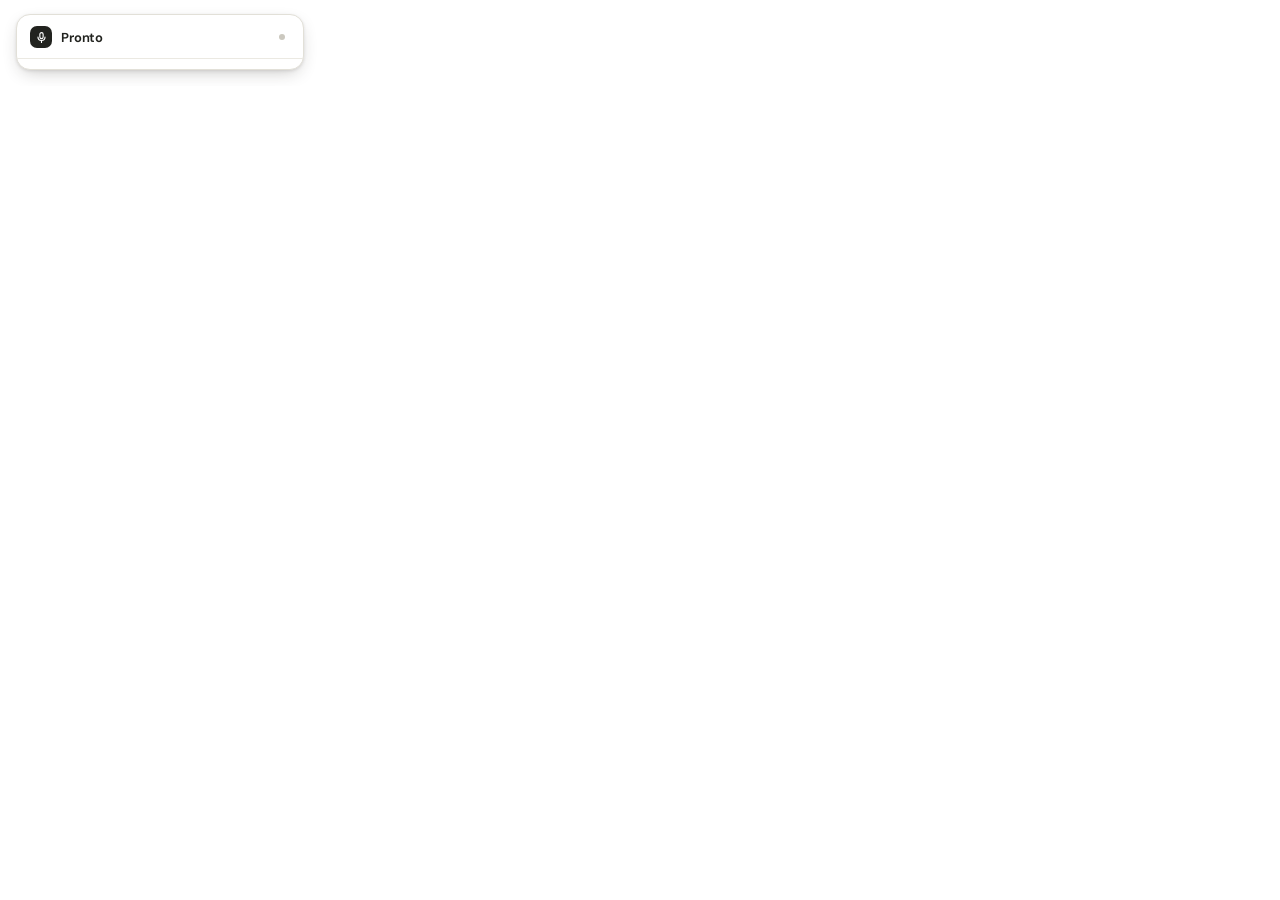
<file: ui/tray.html>
<!doctype html>
<html lang="en">
  <head>
    <meta charset="UTF-8" />
    <meta name="viewport" content="width=device-width, initial-scale=1.0" />
    <title>Pronto</title>
    <link rel="stylesheet" href="fonts.css" />
    <link rel="stylesheet" href="theme.css" />
    <link rel="stylesheet" href="tray.css" />
  </head>
  <body>
    <div class="tray-layer">
      <section class="tray-panel" id="panel">
        <header class="tray-head">
          <span class="tray-head-mark" aria-hidden="true">
            <svg viewBox="0 0 24 24"><rect x="9" y="3" width="6" height="11" rx="3" /><path d="M5.5 11a6.5 6.5 0 0 0 13 0M12 17.5V21" /></svg>
          </span>
          <span class="tray-head-name">Pronto</span>
          <span class="tray-head-state" id="engine-state" title=""><i></i><span id="engine-state-text"></span></span>
        </header>
        <div class="tray-list" id="list" role="menu" aria-label="Pronto"></div>
      </section>

      <section class="tray-flyout" id="flyout" aria-label="Transcript history" hidden>
        <header class="tray-flyout-head">
          <span class="tray-flyout-title">Transcript history</span>
          <span class="tray-flyout-count" id="flyout-count"></span>
        </header>
        <div class="tray-flyout-list" id="flyout-list" role="menu" aria-label="Recent transcripts"></div>
        <div class="tray-flyout-foot">
          <button type="button" class="tray-foot-button" data-action="open-history">
            <svg viewBox="0 0 24 24" aria-hidden="true"><rect x="3.5" y="5" width="17" height="15" rx="2.5" /><path d="M7.5 10h9M7.5 14h6" /></svg>
            Open History
          </button>
          <button type="button" class="tray-foot-button" data-action="open-settings">
            <svg viewBox="0 0 24 24" aria-hidden="true"><circle cx="12" cy="12" r="3" /><path d="M12 3.5v2.2M12 18.3v2.2M20.5 12h-2.2M5.7 12H3.5M18 6l-1.6 1.6M7.6 16.4 6 18M18 18l-1.6-1.6M7.6 7.6 6 6" /></svg>
            Settings
          </button>
        </div>
      </section>
    </div>
    <script src="theme.js"></script>
    <script src="tray.js"></script>
  </body>
</html>
</file>
<file: ui/fonts.css>
@font-face {
  font-family: 'DM Sans';
  src: url('./vendor/fonts/DMSans-Variable.ttf') format('truetype');
  font-style: normal;
  font-weight: 100 1000;
  font-display: swap;
}

@font-face {
  font-family: 'DM Sans';
  src: url('./vendor/fonts/DMSans-Italic-Variable.ttf') format('truetype');
  font-style: italic;
  font-weight: 100 1000;
  font-display: swap;
}
</file>
<file: ui/theme.css>
/* Pronto design tokens — shared across main app, search, and dictation overlays */

:root,
[data-theme="light"] {
  color-scheme: light;

  /* Typography & text */
  --ink: #22231f;
  --ink-soft: #3c3d38;
  --muted: #72736d;
  --faint: #969791;

  /* Surfaces */
  --line: #e2e0d8;
  --line-soft: #ebe9e2;
  --paper: #fbfaf6;
  --canvas: #f5f4ef;
  --sidebar-bg: #efeee8;
  --surface: #ffffff;
  --surface-muted: #f7f6f1;
  --surface-subtle: #f0eee7;
  --surface-inset: #ebe8de;
  --surface-hover: #f4f2ec;

  /* Brand */
  --accent: #c65d48;
  --accent-dark: #9d4435;
  --accent-soft: rgba(198, 93, 72, 0.12);
  --sage: #3f6d60;
  --sage-strong: #2e4439;
  --sage-soft: #e6eee9;
  --danger: #a44e43;
  --danger-soft: #f7ece9;

  /* Layout */
  --radius-sm: 8px;
  --radius-md: 12px;
  --radius-lg: 14px;
  --radius-xl: 16px;
  --space-1: 4px;
  --space-2: 8px;
  --space-3: 12px;
  --space-4: 16px;
  --space-5: 20px;
  --space-6: 24px;

  /* Effects */
  --shadow-sm: 0 1px 2px rgba(35, 35, 29, 0.06);
  --shadow-md: 0 12px 34px rgba(42, 39, 32, 0.14);
  --shadow-lg: 0 22px 65px rgba(36, 34, 28, 0.22);
  --focus-ring: 0 0 0 3px rgba(63, 109, 96, 0.22);
  --focus-color: #6f8f83;
  --selection-bg: rgba(63, 109, 96, 0.22);

  /* Controls */
  --input-bg: #ffffff;
  --input-border: #d7d4cb;
  --input-placeholder: #a8a9a3;
  --btn-primary-bg: #22231f;
  --btn-primary-hover: #383a34;
  --btn-secondary-bg: #ffffff;
  --btn-secondary-border: #d9d6ce;
  --toggle-track: #cbc8bf;
  --scrollbar-thumb: #c6c3ba;
  --scrollbar-thumb-hover: #adaba2;

  /* Chrome */
  --titlebar-hover: #eceae4;
  --titlebar-active: #e2e0d8;
  --nav-color: #686a65;
  --nav-hover-bg: rgba(255, 255, 255, 0.46);
  --nav-active-bg: #ffffff;
  --segmented-bg: #efede7;
  --segmented-border: #d6d3ca;
  --segmented-active: #383a34;

  /* Stat / hero */
  --stat-hero-bg: #252b27;
  --stat-hero-border: #252b27;
  --stat-card-bg: #f7f5ef;
  --stat-card-border: #e2dfd6;

  /* Search panel */
  --search-bg: #fbfaf6;
  --search-bg-elevated: #ffffff;
  --search-backdrop: rgba(40, 40, 35, 0.32);
  --search-lead: #c76d38;
  --search-lead-bg: rgba(199, 109, 56, 0.1);
  --search-green: #3f6d60;
  --search-green-hi: #5a8f7d;
  --search-green-lo: #2e5549;
  --search-panel-shadow: 0 32px 88px rgba(0, 0, 0, 0.2), 0 0 0 1px rgba(0, 0, 0, 0.04) inset;

  --font: "DM Sans", "Segoe UI Variable", "Segoe UI", system-ui, sans-serif;
  --transition-theme: background-color 0.2s ease, color 0.2s ease, border-color 0.2s ease, box-shadow 0.2s ease;
}

[data-theme="dark"] {
  color-scheme: dark;

  --ink: #f0f1ec;
  --ink-soft: #d4d6cf;
  --muted: #a0a39b;
  --faint: #72756d;

  --line: #2e302c;
  --line-soft: #252724;
  --paper: #161715;
  --canvas: #0f100e;
  --sidebar-bg: #111210;
  --surface: #1c1d1b;
  --surface-muted: #171816;
  --surface-subtle: #222321;
  --surface-inset: #252724;
  --surface-hover: #262825;

  --accent: #e07862;
  --accent-dark: #c65d48;
  --accent-soft: rgba(224, 120, 98, 0.16);
  --sage: #6fa383;
  --sage-strong: #8fb99a;
  --sage-soft: rgba(111, 163, 131, 0.14);
  --danger: #e89a90;
  --danger-soft: rgba(232, 154, 144, 0.12);

  --shadow-sm: 0 1px 2px rgba(0, 0, 0, 0.35);
  --shadow-md: 0 12px 34px rgba(0, 0, 0, 0.42);
  --shadow-lg: 0 22px 65px rgba(0, 0, 0, 0.55);
  --focus-ring: 0 0 0 3px rgba(111, 163, 131, 0.28);
  --focus-color: #8fb99a;
  --selection-bg: rgba(111, 163, 131, 0.28);

  --input-bg: #1c1d1b;
  --input-border: #353734;
  --input-placeholder: #72756d;
  --btn-primary-bg: #f0f1ec;
  --btn-primary-hover: #ffffff;
  --btn-secondary-bg: #222321;
  --btn-secondary-border: #353734;
  --toggle-track: #454843;
  --scrollbar-thumb: #454843;
  --scrollbar-thumb-hover: #5a5d56;

  --titlebar-hover: #222321;
  --titlebar-active: #2a2b28;
  --nav-color: #a0a39b;
  --nav-hover-bg: rgba(255, 255, 255, 0.06);
  --nav-active-bg: #1c1d1b;
  --segmented-bg: #222321;
  --segmented-border: #353734;
  --segmented-active: #f0f1ec;

  --stat-hero-bg: #1a211d;
  --stat-hero-border: #2a3530;
  --stat-card-bg: #1c1d1b;
  --stat-card-border: #2e302c;

  --search-bg: #0f100e;
  --search-bg-elevated: #161715;
  --search-backdrop: rgba(5, 6, 5, 0.62);
  --search-lead: #e8873a;
  --search-lead-bg: rgba(232, 135, 58, 0.11);
  --search-green: #4f8f68;
  --search-green-hi: #6fa383;
  --search-green-lo: #3d6b52;
  --search-panel-shadow: 0 32px 88px rgba(0, 0, 0, 0.64), 0 0 0 1px rgba(255, 255, 255, 0.04) inset;
}

html {
  transition: var(--transition-theme);
}

@media (prefers-reduced-motion: reduce) {
  html, html *, html *::before, html *::after {
    transition: none !important;
  }
}
</file>
<file: ui/styles.css>
/* Design tokens live in theme.css */

* { box-sizing: border-box; }
html, body {
  width: 100%;
  height: 100%;
  margin: 0;
  /* overflow:clip (not hidden): the app shell is a fixed 100vh grid whose
     views scroll internally, so the document itself must never scroll.
     Unlike hidden, clip forbids programmatic and focus scrolling too: a
     focused control plus a layout shift could otherwise scroll the whole
     app off-viewport with no scrollbar to get back (looks exactly like the
     window going transparent; only a restart resets it). */
  overflow: clip;
  color: var(--ink);
  background: transparent;
  font-family: var(--font);
  font-synthesis: none;
  text-rendering: optimizeLegibility;
  -webkit-font-smoothing: antialiased;
  -moz-osx-font-smoothing: grayscale;
}
body { font-size: 13px; line-height: 1.5; }
button, input, select, textarea { color: inherit; font: inherit; }
button { cursor: pointer; -webkit-tap-highlight-color: transparent; }
svg { shape-rendering: geometricPrecision; flex: 0 0 auto; }
::selection { background: var(--selection-bg); }
:focus { outline: none; }
:focus-visible { outline: 2px solid var(--focus-color); outline-offset: 2px; border-radius: 6px; }
::-webkit-scrollbar { width: 10px; height: 10px; }
::-webkit-scrollbar-thumb { border: 3px solid transparent; border-radius: 99px; background-clip: content-box; background-color: var(--scrollbar-thumb); }
::-webkit-scrollbar-thumb:hover { background-color: var(--scrollbar-thumb-hover); }
::-webkit-scrollbar-track { background: transparent; }
.app { display: grid; grid-template-columns: 190px minmax(0, 1fr); width: 100vw; height: 100vh; overflow: clip; border: 1px solid var(--line); border-radius: 26px; background: var(--canvas); }
html.maximized .app { border: 0; border-radius: 0; }

.sidebar { display: flex; flex-direction: column; min-width: 0; padding: 22px 14px 18px; border-right: 1px solid var(--line); background: var(--sidebar-bg); }
.brand { display: flex; align-items: center; gap: 11px; height: 42px; padding: 0 11px; font-size: 18px; font-weight: 650; letter-spacing: -.02em; }
.brand-mark { display: flex; align-items: center; gap: 2px; height: 22px; }
.brand-mark i { width: 3px; border-radius: 4px; background: var(--accent); }
.brand-mark i:nth-child(1), .brand-mark i:nth-child(5) { height: 7px; }
.brand-mark i:nth-child(2), .brand-mark i:nth-child(4) { height: 14px; }
.brand-mark i:nth-child(3) { height: 21px; }
nav { display: flex; flex-direction: column; gap: 4px; margin-top: 34px; }
.nav { display: flex; align-items: center; gap: 12px; width: 100%; height: 42px; padding: 0 12px; border: 0; border-radius: 9px; color: var(--nav-color); background: transparent; text-align: left; font-size: 13px; font-weight: 520; }
.nav svg { width: 19px; height: 19px; fill: none; stroke: currentColor; stroke-width: 1.7; stroke-linecap: round; stroke-linejoin: round; }
.nav:hover { color: var(--ink); background: var(--nav-hover-bg); }
.nav.active { color: var(--ink); background: var(--nav-active-bg); box-shadow: var(--shadow-sm); }
.nav.active svg { color: var(--accent); }
.shell { display: flex; flex-direction: column; min-width: 0; overflow: clip; background: var(--paper); }
.titlebar { display: flex; align-items: center; justify-content: flex-end; height: 46px; flex: 0 0 46px; border-bottom: 1px solid var(--line-soft); }
.window-actions { align-self: stretch; display: flex; -webkit-app-region: no-drag; }
.window-actions button { display: grid; place-items: center; width: 46px; border: 0; border-radius: 0; background: transparent; color: var(--nav-color); font-size: 18px; -webkit-app-region: no-drag; transition: background .12s ease, color .12s ease; }
.window-actions button:hover { background: var(--titlebar-hover); color: var(--ink); }
.window-actions button:active { background: var(--titlebar-active); }
.window-actions button svg { width: 14px; height: 14px; fill: none; stroke: currentColor; stroke-width: 1.8; stroke-linecap: round; stroke-linejoin: round; }
#close:hover { background: #c94d42; color: white; }

.view { display: none; flex: 1 1 auto; min-height: 0; height: calc(100vh - 46px); padding: 32px 40px 40px; overflow-y: auto; scrollbar-color: var(--scrollbar-thumb) transparent; scrollbar-width: thin; }
.view.active { display: block; }
.page-title { display: flex; align-items: flex-end; justify-content: space-between; gap: 24px; margin: 0 0 24px; }
.page-title h1 { margin: 0; color: var(--ink); font-size: 28px; font-weight: 650; letter-spacing: -.03em; line-height: 1.15; }
.page-title p { max-width: 560px; margin: 6px 0 0; color: var(--muted); font-size: 12.5px; line-height: 1.5; }
.secondary-action, .change-button { display: inline-flex; align-items: center; justify-content: center; gap: 6px; min-height: 36px; padding: 0 15px; border: 1px solid #d9d6ce; border-radius: var(--radius-sm); background: #fff; font-size: 12px; font-weight: 600; line-height: 1; white-space: nowrap; transition: border-color .12s ease, background .12s ease, transform .08s ease; }
.secondary-action:hover, .change-button:hover { border-color: #c7c3ba; background: #f8f7f2; }
.secondary-action:active, .change-button:active { transform: translateY(1px); }

.shortcut-keys { display: flex; align-items: center; gap: 4px; flex-wrap: wrap; justify-content: flex-end; }
.shortcut-keys kbd { min-width: 28px; padding: 6px 8px; border: 1px solid #d7d4cc; border-bottom-width: 2px; border-radius: 6px; color: #575954; background: #fff; font-family: inherit; font-size: 11px; font-weight: 650; line-height: 1; text-align: center; }
.shortcut-keys .plus { color: #a2a29d; font-size: 11px; }
.shortcut-keys .unavailable { color: var(--faint); font-size: 12px; }

.stats-grid { display: grid; grid-template-columns: 1.35fr repeat(2, 1fr); grid-auto-rows: minmax(112px, auto); gap: 12px; align-items: stretch; }
.stat-card { display: flex; flex-direction: column; justify-content: space-between; gap: 10px; min-width: 0; padding: 18px 20px; border: 1px solid #e2dfd6; border-radius: var(--radius-xl); background: #f7f5ef; box-shadow: var(--shadow-sm); }
.stat-card strong { color: #292a26; font-size: 27px; font-weight: 650; letter-spacing: -.03em; line-height: 1.1; font-variant-numeric: tabular-nums; }
.stat-card p { margin: 0; color: #8d8e88; font-size: 11.5px; line-height: 1.45; }
.stat-label { color: #74766f; font-size: 11.5px; font-weight: 600; letter-spacing: .01em; }
.stat-primary { grid-row: 1 / 3; justify-content: space-between; padding: 23px; color: #fff; border-color: #252b27; background: #252b27; overflow: hidden; }
.stat-primary strong { color: #fff; font-size: 46px; font-weight: 570; }
.stat-primary .stat-label { color: #bdc9c2; }
.stat-primary p { color: #8f9e96; }
.permission-alert { display: flex; align-items: center; justify-content: space-between; gap: 18px; margin: 18px 0 0; padding: 16px 20px; border: 1px solid #e5ccaa; border-radius: var(--radius-xl); background: #fbf1e1; }
.permission-alert[hidden] { display: none; }
.permission-alert strong { color: #684926; font-size: 14px; }
.permission-alert p { max-width: 560px; margin: 5px 0 0; color: #755d41; font-size: 12px; line-height: 1.45; }
.permission-alert button { flex: none; padding: 10px 14px; border: 1px solid #ad8654; border-radius: 10px; background: #fff9ed; color: #684926; font: inherit; font-weight: 650; cursor: pointer; }
.permission-alert-actions { display: flex; align-items: center; gap: 8px; flex-wrap: wrap; justify-content: flex-end; }
.pace-number { display: flex; align-items: baseline; gap: 8px; margin-top: 8px; }
.pace-number small { color: #dc806d; font-size: 10px; font-weight: 720; letter-spacing: .1em; }
.stat-wave { display: flex; align-items: end; gap: 7px; height: 76px; opacity: .9; }
.stat-wave i { flex: 1; min-width: 5px; border-radius: 99px; background: #d16954; transition: height .25s ease; }
.stat-wave.empty { position: relative; opacity: .45; }
.stat-wave.empty::after { content: ""; width: 100%; border-top: 1px dashed #64716a; }
.stat-words { grid-column: 2 / 4; background: #ebe8de; }
.stat-words strong { font-size: 33px; }
.transcripts-panel { margin-top: 28px; }
.section-actions { display: flex; align-items: center; gap: 6px; }
.section-title .file-chip { position: relative; display: inline-flex; align-items: center; gap: 7px; height: 30px; padding: 0 11px 0 5px; overflow: hidden; border: 1px solid var(--line); border-radius: 999px; color: var(--ink-soft); background: var(--surface); box-shadow: var(--shadow-sm); font-size: 12px; font-weight: 600; white-space: nowrap; transition: border-color .12s ease, background .12s ease; }
.section-title .file-chip:hover:not(:disabled) { border-color: var(--muted); background: var(--surface); }
.section-title .file-chip:disabled { cursor: progress; }
.file-chip-icon { display: grid; place-items: center; width: 20px; height: 20px; border-radius: 50%; color: var(--canvas); background: var(--ink); }
.file-chip-icon svg { width: 11px; height: 11px; fill: none; stroke: currentColor; stroke-width: 2.2; stroke-linecap: round; stroke-linejoin: round; }
.file-chip-label { position: relative; font-variant-numeric: tabular-nums; }
/* While busy the chip fills left-to-right with the upload/prepare progress. */
.file-chip::before { content: ""; position: absolute; inset: 0; width: calc(var(--progress, 0) * 100%); background: var(--surface-subtle); transition: width .2s ease; }
.file-chip.busy .file-chip-icon { width: 16px; height: 16px; margin: 2px; border: 2px solid var(--line); border-top-color: var(--ink); background: transparent; animation: chip-spin .8s linear infinite; }
.file-chip.busy .file-chip-icon svg { display: none; }
.file-chip-icon, .file-chip-label { z-index: 1; }
@keyframes chip-spin { to { transform: rotate(360deg); } }
.section-title { display: flex; align-items: flex-end; justify-content: space-between; gap: 16px; }
.section-title h2 { margin: 0; font-size: 14px; font-weight: 650; letter-spacing: -.01em; }
.section-title p { margin: 4px 0 0; color: #94958f; font-size: 12px; }
.section-title button { padding: 6px 8px; border: 0; border-radius: 6px; color: var(--sage); background: none; font-size: 12px; font-weight: 650; }
.section-title button:hover { background: #eef3f0; }

.history-list { margin-top: 12px; border: 1px solid #e1ded6; border-radius: var(--radius-md); overflow: hidden; background: #fff; box-shadow: var(--shadow-sm); }
.history-item { display: grid; grid-template-columns: 64px minmax(0, 1fr) auto; align-items: center; gap: 16px; min-height: 72px; padding: 14px 16px; border-bottom: 1px solid #e9e6de; }
.history-item:last-child { border-bottom: 0; }
.history-time { color: #8d8e88; font-size: 12px; font-variant-numeric: tabular-nums; white-space: nowrap; }
.history-copy { min-width: 0; }
.history-copy p { margin: 0; color: #383a35; font-size: 13px; line-height: 1.55; overflow-wrap: anywhere; }
.history-copy small { display: block; margin-top: 4px; color: #a0a19b; font-size: 11.5px; }
.latency { color: #8c8d87; font-size: 11.5px; white-space: nowrap; font-variant-numeric: tabular-nums; }
.history-actions { display: flex; align-items: center; gap: 12px; }
.copy-transcript { display: grid; place-items: center; width: 32px; height: 32px; padding: 0; border: 1px solid #dfdcd4; border-radius: var(--radius-sm); color: #777972; background: #faf9f5; transition: color .12s ease, border-color .12s ease, background .12s ease; }
.copy-transcript:hover, .copy-transcript.copied { color: var(--sage); border-color: #bdcec6; background: #edf3ef; }
.copy-transcript svg { width: 15px; height: 15px; fill: none; stroke: currentColor; stroke-width: 1.7; stroke-linecap: round; stroke-linejoin: round; pointer-events: none; }
.history-empty, .empty { padding: 36px 24px; color: #8d8e88; font-size: 12.5px; line-height: 1.6; text-align: center; }
.text-danger { padding: 8px 10px; border: 0; border-radius: 7px; color: var(--danger); background: transparent; font-size: 12px; font-weight: 650; }
.text-danger:hover { background: #f7ece9; }

.dictionary-form { display: flex; gap: 10px; padding: 12px; border: 1px solid #dedbd2; border-radius: var(--radius-md); background: #f0eee7; }
.dictionary-form input, .api-form input { flex: 1; min-width: 0; height: 40px; padding: 0 13px; border: 1px solid #d7d4cb; border-radius: var(--radius-sm); outline: 0; background: #fff; font-size: 13px; }
.dictionary-form input:focus, .api-form input:focus, .prompt-row textarea:focus, .capture-box:focus { border-color: #b86a58; box-shadow: 0 0 0 3px rgba(198,93,72,.12); }
.dictionary-form input::placeholder, .api-form input::placeholder { color: #a8a9a3; }
.dictionary-form button, .api-form button { display: inline-flex; align-items: center; justify-content: center; min-width: 96px; min-height: 40px; padding: 0 16px; border: 0; border-radius: var(--radius-sm); color: #fff; background: var(--ink); font-size: 12px; font-weight: 650; line-height: 1; transition: background .12s ease, transform .08s ease; }
.dictionary-form button:hover, .api-form button:hover { background: #383a34; }
.dictionary-form button:active, .api-form button:active { transform: translateY(1px); }
.dictionary-table { margin-top: 20px; border: 1px solid #e0ddd5; border-radius: var(--radius-md); overflow: hidden; background: #fff; box-shadow: var(--shadow-sm); }
.dictionary-heading { display: flex; align-items: center; justify-content: space-between; padding: 12px 16px; border-bottom: 1px solid #e7e4dc; color: #858680; background: #faf9f5; font-size: 11px; font-weight: 650; letter-spacing: .04em; text-transform: uppercase; }
.dictionary-item { display: flex; align-items: center; justify-content: space-between; gap: 12px; min-height: 50px; padding: 8px 8px 8px 16px; border-bottom: 1px solid #ece9e2; color: var(--ink-soft); font-size: 13px; }
.dictionary-item:last-child { border-bottom: 0; }
.dictionary-item button { display: grid; place-items: center; width: 32px; height: 32px; flex: 0 0 32px; border: 0; border-radius: 7px; color: #9a9a94; background: transparent; transition: color .12s ease, background .12s ease; }
.dictionary-item button:hover { color: var(--danger); background: #f7ece9; }
.dictionary-item button svg { width: 14px; height: 14px; fill: none; stroke: currentColor; stroke-width: 2; stroke-linecap: round; stroke-linejoin: round; }

/* Settings: page title + search, sticky section index, grouped cards */
.settings-title { align-items: center; }
.settings-search { position: relative; display: flex; align-items: center; gap: 8px; width: 280px; flex: 0 1 280px; height: 38px; padding: 0 8px 0 12px; border: 1px solid var(--input-border); border-radius: var(--radius-sm); background: var(--input-bg); cursor: text; transition: border-color .12s ease, box-shadow .12s ease; }
.settings-search:focus-within { border-color: var(--sage); }
.settings-search svg { width: 15px; height: 15px; fill: none; stroke: var(--faint); stroke-width: 2; stroke-linecap: round; }
.settings-search input { flex: 1; min-width: 0; height: 100%; padding: 0; border: 0; outline: 0; background: transparent; color: var(--ink-soft); font-size: 12.5px; }
.settings-search input:focus-visible { outline: none; }
.settings-search input::placeholder { color: var(--input-placeholder); }
.settings-search kbd { padding: 3px 6px; border: 1px solid var(--line); border-radius: 5px; color: var(--faint); background: var(--surface-muted); font-family: inherit; font-size: 10.5px; font-weight: 650; line-height: 1; white-space: nowrap; }
.settings-search:focus-within kbd { display: none; }

.settings-layout { display: grid; grid-template-columns: 172px minmax(0, 1fr); align-items: start; gap: 36px; max-width: 1040px; }
.settings-nav { position: sticky; top: 0; z-index: 5; display: flex; flex-direction: column; gap: 2px; margin: 0; padding-top: 2px; }
.settings-nav button { display: flex; align-items: center; gap: 10px; width: 100%; height: 36px; padding: 0 11px; border: 0; border-radius: 9px; color: var(--nav-color); background: transparent; font-size: 12.5px; font-weight: 560; text-align: left; white-space: nowrap; transition: background .12s ease, color .12s ease; }
.settings-nav button svg { width: 16px; height: 16px; fill: none; stroke: currentColor; stroke-width: 1.7; stroke-linecap: round; stroke-linejoin: round; }
.settings-nav button:hover { color: var(--ink); background: var(--surface-hover); }
.settings-nav button.active { color: var(--ink); background: var(--surface); box-shadow: var(--shadow-sm), inset 0 0 0 1px var(--line); }
.settings-nav button.active svg { color: var(--accent); }

.settings-stack { display: flex; flex-direction: column; gap: 34px; min-width: 0; padding-bottom: 24px; }
.settings-section { scroll-margin-top: 20px; }
.settings-section-head { margin: 0 0 12px 2px; }
.settings-section-head h2 { margin: 0; color: var(--ink); font-size: 15px; font-weight: 650; letter-spacing: -.015em; line-height: 1.3; text-transform: none; }
.settings-section-head p { margin: 3px 0 0; color: var(--muted); font-size: 12px; line-height: 1.5; }
.settings-card { border: 1px solid var(--line); border-radius: var(--radius-lg); overflow: hidden; background: var(--surface); box-shadow: var(--shadow-sm); }
.setting-row { display: flex; align-items: center; justify-content: space-between; gap: 24px; min-height: 64px; padding: 14px 20px; border-bottom: 1px solid var(--line-soft); transition: background .12s ease; }
[hidden] { display: none !important; }
.filtered-out { display: none !important; }
#model-install-progress { display: block; width: min(320px, 100%); height: 8px; margin-top: 10px; accent-color: #6c8161; }
.settings-card > :last-child, .setting-row:last-child { border-bottom: 0; }
.setting-row > div:first-child { min-width: 0; flex: 1 1 auto; }
.setting-row strong { display: block; color: var(--ink); font-size: 13px; font-weight: 650; letter-spacing: -.01em; }
.setting-row p { max-width: 520px; margin: 3px 0 0; color: var(--muted); font-size: 12px; line-height: 1.5; }
.setting-row--switch { cursor: pointer; }
.setting-row--switch:hover { background: var(--surface-hover); }
.setting-row select { min-width: 150px; max-width: min(280px, 44%); height: 36px; padding: 0 12px; overflow: hidden; border: 1px solid #d6d3ca; border-radius: var(--radius-sm); outline: 0; background: #fff; font-size: 12.5px; text-overflow: ellipsis; }
.setting-row select:disabled { opacity: .6; }
#microphone { width: 260px; max-width: 100%; }
.setting-control { display: flex; align-items: center; gap: 12px; flex: 0 0 auto; }
.setting-control--stack { flex-direction: column; align-items: flex-end; gap: 6px; }
.setting-block { border-bottom: 1px solid var(--line-soft); }
.segmented { display: flex; flex: 0 0 auto; padding: 3px; border: 1px solid #d6d3ca; border-radius: 10px; background: #efede7; }
.segmented button { min-width: 64px; height: 28px; padding: 0 13px; border: 0; border-radius: 7px; color: #74756f; background: transparent; font-size: 12px; font-weight: 600; transition: background .12s ease, color .12s ease; }
.segmented button:hover:not(.active) { color: var(--ink); }
.segmented button.active { color: #fff; background: #383a34; box-shadow: 0 1px 3px rgba(0,0,0,.15); }
/* position:relative anchors the hidden checkbox inside its toggle. Without
   it the input's containing block is the viewport, so it sits at its
   unscrolled offset (far below the window when Settings is scrolled) and
   focusing it on click scrolls the whole document up, exposing the
   transparent window. */
.toggle { position: relative; display: inline-flex; flex: 0 0 auto; }
.toggle input { position: absolute; top: 0; left: 0; margin: 0; opacity: 0; width: 1px; height: 1px; }
.toggle span { position: relative; display: block; width: 40px; height: 23px; border-radius: 30px; background: #cbc8bf; transition: .18s ease; cursor: pointer; }
.toggle span::after { content: ""; position: absolute; top: 3px; left: 3px; width: 17px; height: 17px; border-radius: 50%; background: white; box-shadow: 0 1px 3px rgba(0,0,0,.2); transition: .18s ease; }
.toggle input:checked + span { background: var(--sage); }
.toggle input:checked + span::after { transform: translateX(17px); }
.toggle input:focus-visible + span { outline: 2px solid #6f8f83; outline-offset: 2px; }
.api-form { display: flex; gap: 8px; width: min(360px, 100%); }
.api-form button { min-width: 72px; }
.api-form[hidden] { display: none; }
.api-saved-pill { display: flex; align-items: center; gap: 8px; flex: 1; min-width: 0; height: 40px; padding: 0 13px; border: 1px solid var(--line); border-radius: var(--radius-sm); color: var(--ink-soft); background: var(--surface-subtle); font-size: 13px; font-weight: 600; }
.api-saved-pill svg, .api-edit svg { width: 15px; height: 15px; flex: 0 0 15px; fill: none; stroke: currentColor; stroke-width: 2; stroke-linecap: round; stroke-linejoin: round; }
.api-saved-pill svg { color: var(--muted); }
.api-form .api-edit { min-width: 40px; width: 40px; padding: 0; }

.setting-disclosure { border-bottom: 1px solid var(--line-soft); }
.setting-disclosure summary { display: flex; align-items: center; justify-content: space-between; gap: 24px; min-height: 64px; padding: 14px 20px; list-style: none; cursor: pointer; transition: background .12s ease; }
.setting-disclosure summary::-webkit-details-marker { display: none; }
.setting-disclosure summary:hover { background: var(--surface-hover); }
.setting-disclosure summary:focus-visible { outline-offset: -2px; border-radius: 0; }
.setting-disclosure summary > div { min-width: 0; flex: 1 1 auto; }
.setting-disclosure summary strong { display: block; color: var(--ink); font-size: 13px; font-weight: 650; letter-spacing: -.01em; }
.setting-disclosure summary p { max-width: 520px; margin: 3px 0 0; color: var(--muted); font-size: 12px; line-height: 1.5; }
.setting-disclosure-end { display: flex; align-items: center; gap: 12px; flex: 0 0 auto; }
.setting-disclosure-end svg { width: 16px; height: 16px; fill: none; stroke: var(--muted); stroke-width: 2; stroke-linecap: round; stroke-linejoin: round; transition: transform .16s ease; }
.setting-disclosure[open] .setting-disclosure-end svg { transform: rotate(90deg); }
.prompt-badge { display: inline-flex; align-items: center; padding: 4px 10px; border-radius: 20px; color: var(--muted); background: var(--surface-subtle); font-size: 11px; font-weight: 650; white-space: nowrap; }
.prompt-row { padding: 0 20px 18px; }
.prompt-actions { display: flex; gap: 8px; flex: 0 0 auto; }
.prompt-actions button { display: inline-flex; align-items: center; justify-content: center; min-height: 34px; padding: 0 14px; border: 0; border-radius: var(--radius-sm); color: #fff; background: var(--ink); font-size: 12px; font-weight: 650; transition: background .12s ease; }
.prompt-actions .change-button { color: #5f605a; border: 1px solid #d9d6ce; background: #fff; }
.prompt-row textarea { display: block; width: 100%; min-height: 220px; padding: 13px 14px; resize: vertical; border: 1px solid #d7d4cb; border-radius: 9px; outline: 0; color: #3b3c37; background: #fff; font-family: "Cascadia Code", Consolas, monospace; font-size: 12px; line-height: 1.6; }
.prompt-meta { display: flex; align-items: center; justify-content: space-between; gap: 12px; margin-top: 10px; color: var(--faint); font-size: 11.5px; font-variant-numeric: tabular-nums; }
.private-badge { display: inline-flex; align-items: center; padding: 5px 10px; border-radius: 20px; color: var(--sage); background: #e6eee9; font-size: 11px; font-weight: 650; white-space: nowrap; }

.settings-empty { display: flex; flex-direction: column; align-items: center; gap: 6px; padding: 48px 24px; border: 1px dashed var(--line); border-radius: var(--radius-lg); text-align: center; }
.settings-empty strong { color: var(--ink); font-size: 14px; font-weight: 650; overflow-wrap: anywhere; }
.settings-empty p { margin: 0 0 10px; color: var(--muted); font-size: 12.5px; }
@media (prefers-reduced-motion: reduce) { .setting-disclosure-end svg { transition: none; } }

.hotkey-dialog { width: min(460px, calc(100vw - 40px)); padding: 0; border: 1px solid #d8d5cc; border-radius: var(--radius-lg); color: var(--ink); background: #fbfaf6; box-shadow: 0 22px 65px rgba(36,34,28,.22); }
.hotkey-dialog::backdrop { background: rgba(40,40,35,.32); backdrop-filter: blur(2px); }
.hotkey-dialog form { position: relative; padding: 28px; }
.hotkey-dialog h2 { margin: 0; padding-right: 36px; font-size: 19px; font-weight: 650; letter-spacing: -.02em; line-height: 1.3; }
.hotkey-dialog form > p { margin: 8px 0 0; color: var(--muted); font-size: 12.5px; line-height: 1.55; }
.dialog-close { position: absolute; top: 16px; right: 16px; display: grid; place-items: center; width: 32px; height: 32px; border: 0; border-radius: 8px; color: #777872; background: transparent; }
.dialog-close:hover { background: #efede7; color: var(--ink); }
.dialog-close svg { width: 15px; height: 15px; fill: none; stroke: currentColor; stroke-width: 2; stroke-linecap: round; stroke-linejoin: round; }
.capture-box { display: flex; flex-direction: column; align-items: center; justify-content: center; gap: 12px; min-height: 96px; margin-top: 20px; padding: 18px; border: 1px solid #d9d6ce; border-radius: 10px; outline: 0; background: #f3f1eb; }
.capture-prompt { color: #8d8e88; font-size: 12.5px; }
.capture-box .shortcut-keys { justify-content: center; }
.capture-note { font-size: 11.5px !important; color: #8d8e88; }
.dialog-error { min-height: 18px; margin-top: 10px; color: #a0443a; font-size: 12px; line-height: 1.4; }
.dialog-actions { display: flex; justify-content: flex-end; gap: 8px; margin-top: 12px; }
.dialog-actions button { display: inline-flex; align-items: center; justify-content: center; height: 36px; padding: 0 16px; border: 0; border-radius: var(--radius-sm); color: white; background: #383a34; font-size: 12px; font-weight: 650; transition: background .12s ease; }
.dialog-actions button:hover:not(:disabled) { background: #23241f; }
.dialog-actions .change-button { color: #5f605a; background: #e9e7e0; }
.dialog-actions .change-button:hover { background: #ddd9d0; }
.dialog-actions button:disabled { opacity: .45; cursor: default; }

.modal-layer { position: fixed; inset: 0; z-index: 200; display: grid; place-items: center; padding: 24px; background: rgba(40, 40, 35, .32); backdrop-filter: blur(2px); }
.modal-layer[hidden] { display: none; }
.modal { width: min(400px, 100%); padding: 24px; border: 1px solid #d8d5cc; border-radius: var(--radius-lg); color: var(--ink); background: var(--paper); box-shadow: 0 22px 65px rgba(36, 34, 28, .24); animation: modal-in .16s ease-out; }
@keyframes modal-in { from { opacity: 0; transform: translateY(8px) scale(.98); } to { opacity: 1; transform: none; } }
.modal h2 { margin: 0; font-size: 16px; font-weight: 650; letter-spacing: -.01em; line-height: 1.35; overflow-wrap: anywhere; }
.modal p { margin: 8px 0 0; color: var(--muted); font-size: 12.5px; line-height: 1.55; overflow-wrap: anywhere; }
.modal input { display: block; width: 100%; height: 40px; margin-top: 14px; padding: 0 13px; border: 1px solid #d7d4cb; border-radius: var(--radius-sm); outline: 0; background: #fff; font-size: 13px; }
.modal input[hidden] { display: none; }
.modal input:focus { border-color: #b86a58; box-shadow: 0 0 0 3px rgba(198, 93, 72, .12); }
.modal-actions { display: flex; justify-content: flex-end; gap: 8px; margin-top: 18px; }
.modal-actions .change-button { min-height: 36px; }
#modal-confirm { display: inline-flex; align-items: center; justify-content: center; min-height: 36px; padding: 0 16px; border: 0; border-radius: var(--radius-sm); color: #fff; background: var(--ink); font-size: 12px; font-weight: 650; line-height: 1; white-space: nowrap; transition: background .12s ease, transform .08s ease; }
#modal-confirm:hover { background: #383a34; }
#modal-confirm:active { transform: translateY(1px); }
#modal-confirm.danger { background: #a74738; }
#modal-confirm.danger:hover { background: #b94f3f; }
@media (prefers-reduced-motion: reduce) { .modal { animation: none; } }

.toast { position: fixed; right: 24px; bottom: 24px; z-index: 100; max-width: 380px; padding: 12px 15px; border: 1px solid #d4d1c8; border-radius: 10px; color: #343530; background: #fff; box-shadow: var(--shadow-md); font-size: 12.5px; line-height: 1.45; opacity: 0; transform: translateY(6px); pointer-events: none; transition: opacity .18s ease, transform .18s ease; }
.toast.show { opacity: 1; transform: none; }
.toast.error { border-color: #ddb6ae; color: #9e4137; background: #fdf6f4; }

/* Sidebar + nav rhythm polish */
.sidebar { gap: 0; }
.brand { margin-bottom: 2px; }
nav { margin-top: 28px; }
.nav { font-size: 13px; transition: background .12s ease, color .12s ease; }
.nav:active { transform: translateY(1px); }
.stat-primary { gap: 12px; }
.pace-number { margin-top: 6px; }
.stat-wave { height: 72px; }

/* Stat wave bars stay crisp on HiDPI */
.stat-wave i { transform: translateZ(0); }

@media (max-width: 980px) {
  .view { padding: 28px 28px 36px; }
  .stats-grid { grid-template-columns: 1fr 1fr; grid-auto-rows: minmax(110px, auto); }
  .stat-primary { grid-column: 1 / -1; grid-row: auto; }
  .stat-words { grid-column: 1 / -1; }
  .settings-layout { grid-template-columns: minmax(0, 1fr); gap: 4px; }
  /* top cancels .view's top padding so the strip pins flush to the edge */
  .settings-nav { top: -28px; flex-direction: row; gap: 4px; margin: 0 -28px 16px; padding: 10px 28px; overflow-x: auto; border-bottom: 1px solid var(--line-soft); background: var(--paper); scrollbar-width: none; }
  .settings-nav::-webkit-scrollbar { display: none; }
  .settings-nav button { width: auto; height: 32px; flex: 0 0 auto; padding: 0 12px; }
  .setting-row:not(.setting-row--switch) { flex-wrap: wrap; }
  .setting-row select, #microphone, .api-form, #search-provider-url, .setting-text-input { max-width: 100%; width: 100%; }
  .setting-control { width: 100%; justify-content: flex-start; }
  .setting-control--stack { flex-direction: row; align-items: center; }
  .hotkey-row .setting-control { justify-content: space-between; }
}
@media (max-width: 850px) {
  .app { grid-template-columns: 72px minmax(0, 1fr); }
  .brand { justify-content: center; padding: 0; }
  .brand > span:last-child, .nav span { display: none; }
  .nav { justify-content: center; padding: 0; }
  .view { padding: 24px 20px 32px; }
  .setting-row { gap: 12px; }
  .settings-title { flex-direction: column; align-items: stretch; gap: 14px; }
  .settings-search { width: 100%; flex-basis: auto; }
  .settings-nav { top: -24px; margin: 0 -20px 16px; padding: 10px 20px; }
}

/* Settings → Overlay pill: live preview + mode-locked toggles */
.pill-preview { display: grid; place-items: center; min-height: 86px; padding: 18px 20px; border-bottom: 1px solid var(--line-soft); background: var(--surface-subtle); }
.settings-filtering .pill-preview { display: none; }
.pill-preview-row { display: flex; align-items: center; gap: 6px; }
.pill-preview-side, .pill-preview-main { display: flex; align-items: center; justify-content: center; height: 30px; border: 1px solid #2e2f2b; border-radius: 999px; color: #f8f8f4; background: rgb(9, 10, 9); }
.pill-preview-side { width: 30px; }
.pill-preview-side svg { width: 14px; height: 14px; fill: none; stroke: currentColor; stroke-width: 2.7; stroke-linecap: round; stroke-linejoin: round; }
.pill-preview-side.record svg { width: 16px; height: 16px; stroke-width: 2.4; }
.pill-preview-side.record .dot { fill: currentColor; stroke: none; }
.pill-preview-main { gap: 4px; padding: 3px 7px; }
.pill-preview-btn { display: grid; place-items: center; width: 22px; height: 22px; margin: 0 -3px; border-radius: 50%; color: #fff; background: #4b4c48; }
.pill-preview-btn.finish { color: #000; background: #fff; }
.pill-preview-btn svg { width: 11px; height: 11px; fill: none; stroke: currentColor; stroke-width: 2.4; stroke-linecap: round; stroke-linejoin: round; }
.pill-preview-signal { display: flex; align-items: center; gap: 2.5px; height: 20px; padding: 0 2px; }
.pill-preview-signal i { width: 3px; border-radius: 2px; background: linear-gradient(180deg, #ffb03a 0%, #f4337a 45%, #a03cd0 100%); }
.pill-preview-signal i:nth-child(even) { background: linear-gradient(180deg, #f4337a 0%, #a03cd0 55%, #3b4a8f 100%); }
.pill-preview-signal i:nth-child(1), .pill-preview-signal i:nth-child(8) { height: 6px; }
.pill-preview-signal i:nth-child(2), .pill-preview-signal i:nth-child(7) { height: 10px; }
.pill-preview-signal i:nth-child(3), .pill-preview-signal i:nth-child(6) { height: 14px; }
.pill-preview-signal i:nth-child(4), .pill-preview-signal i:nth-child(5) { height: 9px; }
.pill-preview-empty { color: var(--muted); font-size: 12px; }
.setting-row--disabled strong { color: var(--muted); }
.toggle input:disabled + span { opacity: .45; cursor: default; }
</file>
<file: ui/app-polish.css>
/* Theme-aware polish for main app components */

.secondary-action,
.change-button {
  border-color: var(--btn-secondary-border);
  background: var(--btn-secondary-bg);
  color: var(--ink-soft);
}
.secondary-action:hover,
.change-button:hover {
  border-color: var(--line);
  background: var(--surface-hover);
}

.shortcut-keys kbd {
  border-color: var(--btn-secondary-border);
  color: var(--muted);
  background: var(--surface);
}

.stat-card {
  border-color: var(--stat-card-border);
  background: var(--stat-card-bg);
}
.stat-card strong { color: var(--ink); }
.stat-card p,
.stat-label { color: var(--muted); }
.stat-primary {
  color: #fff;
  border-color: var(--stat-hero-border);
  background: var(--stat-hero-bg);
}
.stat-primary strong { color: #fff; }
.stat-primary .stat-label { color: #bdc9c2; }
.stat-primary p { color: #8f9e96; }
.stat-words { background: var(--surface-inset); }

.history-list,
.dictionary-table,
.settings-card,
.modal,
.hotkey-dialog,
.toast {
  border-color: var(--line);
  background: var(--surface);
  box-shadow: var(--shadow-sm);
}

.section-title p { color: var(--muted); }

.history-item { border-bottom-color: var(--line-soft); }
.history-time,
.latency,
.history-copy small { color: var(--muted); }
.history-copy p { color: var(--ink-soft); }
.copy-transcript {
  border-color: var(--line);
  color: var(--muted);
  background: var(--surface-muted);
}
.copy-transcript:hover,
.copy-transcript.copied {
  border-color: var(--sage);
  background: var(--sage-soft);
}

.dictionary-form {
  border-color: var(--line);
  background: var(--surface-subtle);
}
.dictionary-form input,
.api-form input,
.modal input,
.nt-new-folder input,
.setting-row select,
.prompt-row textarea {
  border-color: var(--input-border);
  background: var(--input-bg);
  color: var(--ink-soft);
}
.dictionary-form input::placeholder,
.api-form input::placeholder { color: var(--input-placeholder); }
.dictionary-form input:focus,
.api-form input:focus,
.prompt-row textarea:focus,
.modal input:focus {
  border-color: var(--accent);
  box-shadow: var(--focus-ring);
}
.dictionary-form button,
.api-form button,
#modal-confirm,
.prompt-actions button:not(.change-button),
.nt-new-folder button {
  color: var(--canvas);
  background: var(--btn-primary-bg);
}
[data-theme="light"] .dictionary-form button,
[data-theme="light"] .api-form button,
[data-theme="light"] #modal-confirm,
[data-theme="light"] .prompt-actions button:not(.change-button),
[data-theme="light"] .nt-new-folder button {
  color: #fff;
  background: var(--ink);
}
.dictionary-heading {
  border-bottom-color: var(--line-soft);
  color: var(--muted);
  background: var(--surface-muted);
}
.dictionary-item { border-bottom-color: var(--line-soft); }

.setting-row { border-bottom-color: var(--line-soft); }
.setting-row strong { color: var(--ink); }
.setting-row p { color: var(--muted); }
.segmented {
  border-color: var(--segmented-border);
  background: var(--segmented-bg);
}
.segmented button { color: var(--muted); }
.segmented button.active {
  color: var(--canvas);
  background: var(--segmented-active);
}
[data-theme="light"] .segmented button.active { color: #fff; }
.toggle span { background: var(--toggle-track); }
.toggle input:checked + span { background: var(--sage); }
.private-badge {
  color: var(--sage);
  background: var(--sage-soft);
}
.text-danger:hover { background: var(--danger-soft); }

.hotkey-dialog,
.modal-layer {
  color: var(--ink);
  background: var(--search-backdrop);
}
.hotkey-dialog {
  border-color: var(--line);
  background: var(--paper);
  box-shadow: var(--shadow-lg);
}
.capture-box {
  border-color: var(--line);
  background: var(--surface-subtle);
}
.dialog-close:hover { background: var(--surface-hover); }
.dialog-actions button {
  color: var(--canvas);
  background: var(--segmented-active);
}
[data-theme="light"] .dialog-actions button { color: #fff; }
.dialog-actions .change-button {
  color: var(--muted);
  background: var(--surface-subtle);
}

.toast {
  border-color: var(--line);
  color: var(--ink-soft);
  background: var(--surface);
  box-shadow: var(--shadow-md);
}
.toast.error {
  border-color: var(--danger);
  color: var(--danger);
  background: var(--danger-soft);
}

#search-provider-url,
.setting-text-input {
  width: min(320px, 100%);
  flex: 0 1 auto;
  height: 36px;
  padding: 0 12px;
  border: 1px solid var(--input-border);
  border-radius: var(--radius-sm);
  background: var(--input-bg);
  color: var(--ink-soft);
}


.theme-preview {
  display: inline-flex;
  align-items: center;
  gap: 8px;
  color: var(--faint);
  font-size: 11px;
}

/* Settings → Speech engine → Speech model */
.speech-model-head { min-height: 0; padding-bottom: 6px; border-bottom: 0; }
.model-options { display: grid; grid-template-columns: repeat(2, minmax(0, 1fr)); gap: 10px; padding: 6px 20px 16px; }
.model-option { position: relative; display: flex; flex-direction: column; align-items: flex-start; gap: 4px; min-height: 108px; padding: 14px 14px 12px; border: 1px solid var(--line); border-radius: var(--radius-md); color: var(--ink); background: var(--surface); text-align: left; cursor: pointer; transition: border-color .14s ease, box-shadow .14s ease, transform .08s ease; }
.model-option:hover:not(:disabled) { border-color: var(--input-border); box-shadow: var(--shadow-sm); }
.model-option:active:not(:disabled) { transform: translateY(1px); }
.model-option:disabled { cursor: default; opacity: .62; }
/* Selected card: one solid 2px green border (1px border + 1px inset), no outer halo. */
.model-option.active, .model-option.active:hover:not(:disabled) { border-color: var(--sage); box-shadow: inset 0 0 0 1px var(--sage); opacity: 1; }
.model-option:focus-visible { outline: none; border-color: var(--sage); }
.model-option-head { display: flex; align-items: center; gap: 8px; }
.model-option-head strong { font-size: 13.5px; font-weight: 680; letter-spacing: -.01em; }
.model-badge { padding: 2px 8px; border-radius: 20px; color: var(--sage); background: var(--sage-soft); font-size: 10.5px; font-weight: 650; }
.model-option-meta { color: var(--muted); font-size: 12px; }
.model-option-warning { color: var(--danger); font-size: 11.5px; line-height: 1.45; }
.model-option-state { margin-top: auto; padding-top: 6px; color: var(--faint); font-size: 11px; font-weight: 600; letter-spacing: .01em; }
.model-option.active .model-option-state { color: var(--sage); }
.model-switch { padding: 0 20px 16px; }
.model-switch-bar { position: relative; height: 6px; overflow: hidden; border-radius: 6px; background: var(--surface-inset); }
.model-switch-bar i { position: absolute; inset: 0 auto 0 0; width: 0; border-radius: 6px; background: var(--sage); transition: width .3s ease; }
.model-switch.indeterminate .model-switch-bar i { width: 34% !important; animation: model-switch-sweep 1.2s ease-in-out infinite; }
.model-switch.failed .model-switch-bar i { background: var(--danger); }
.model-switch-meta { display: flex; align-items: center; justify-content: space-between; gap: 12px; margin-top: 10px; }
.model-switch-meta strong { display: block; color: var(--ink); font-size: 12.5px; font-weight: 640; }
.model-switch-meta small { display: block; margin-top: 2px; color: var(--muted); font-size: 11.5px; font-variant-numeric: tabular-nums; }
.model-switch.failed .model-switch-meta strong { color: var(--danger); }
.modal-warning { color: var(--danger) !important; }
@keyframes model-switch-sweep { from { left: -34%; } to { left: 100%; } }
@media (max-width: 720px) { .model-options { grid-template-columns: 1fr; } }
@media (prefers-reduced-motion: reduce) { .model-switch.indeterminate .model-switch-bar i { animation: none; width: 100% !important; opacity: .5; } }

.model-picker {
  display: flex;
  flex-direction: column;
  align-items: flex-end;
  gap: 8px;
  flex: 0 0 auto;
  /* Same footprint as the other settings dropdowns. */
  width: min(280px, 44%);
}

.model-picker select {
  width: 100%;
  max-width: 100%;
}

/* Wrapped rows put every control on its own full-width line. */
@media (max-width: 980px) {
  .model-picker { width: 100%; align-items: stretch; }
}

/* Own chevron so it sits inset from the edge; the native arrow hugs it. */
.setting-row select {
  appearance: none;
  padding-right: 38px;
  background-image: url("data:image/svg+xml,%3Csvg xmlns='http://www.w3.org/2000/svg' width='12' height='12' viewBox='0 0 12 12'%3E%3Cpath d='M3 4.5l3 3 3-3' fill='none' stroke='%23908f88' stroke-width='1.5' stroke-linecap='round' stroke-linejoin='round'/%3E%3C/svg%3E");
  background-repeat: no-repeat;
  background-position: right 14px center;
  background-size: 12px;
}
</file>
<file: ui/notes.css>
/* Note Taker: library (folders + notes) and the focused reader */

#notetaker { position: relative; }
#notetaker.view.active { display: flex; flex-direction: column; }

/* ---- Library ---- */
.nt-library { display: flex; flex-direction: column; flex: 1 1 auto; min-height: 0; }
.nt-library[hidden] { display: none; }
.nt-title { align-items: flex-end; margin-bottom: 20px; }
.nt-actions { display: flex; align-items: center; gap: 10px; flex: 0 0 auto; }
.nt-actions button { display: inline-flex; align-items: center; gap: 9px; min-height: 40px; padding: 0 17px 0 14px; border-radius: 10px; font-size: 12px; font-weight: 650; letter-spacing: .01em; line-height: 1; white-space: nowrap; transition: background .15s ease, border-color .15s ease, box-shadow .15s ease, transform .1s ease; }
.nt-actions button b { font-weight: inherit; }
.nt-actions button:active:not(:disabled) { transform: translateY(1px); }
.nt-actions button:disabled { opacity: .55; cursor: default; }
.nt-upload { border: 1px solid var(--line); color: var(--ink-soft); background: var(--surface); box-shadow: var(--shadow-sm); }
.nt-upload:hover:not(:disabled) { border-color: var(--input-border); background: var(--surface-hover); }
.nt-upload svg { width: 16px; height: 16px; fill: none; stroke: var(--sage); stroke-width: 2; stroke-linecap: round; stroke-linejoin: round; }
.nt-record { border: 1px solid transparent; color: #fff; background: var(--accent-dark); box-shadow: 0 1px 2px rgba(35, 35, 29, .14); }
.nt-record:hover:not(:disabled) { background: var(--accent); box-shadow: 0 4px 12px rgba(167, 71, 56, .28); }
.record-glyph { display: grid; place-items: center; width: 17px; height: 17px; flex: 0 0 17px; border: 2px solid currentColor; border-radius: 50%; }
.record-glyph i { width: 6px; height: 6px; border-radius: 50%; background: currentColor; }

/* Live recording banner */
.nt-live { display: grid; grid-template-columns: auto minmax(0, 1fr) auto auto; align-items: center; gap: 16px; margin: 0 0 14px; padding: 14px 16px 14px 20px; border: 1px solid color-mix(in srgb, var(--accent) 35%, var(--line)); border-radius: var(--radius-lg); background: color-mix(in srgb, var(--accent) 8%, var(--surface)); box-shadow: var(--shadow-sm); }
.nt-live[hidden] { display: none; }
.nt-live-dot { position: relative; width: 12px; height: 12px; border-radius: 50%; background: var(--accent); }
.nt-live-dot::after { content: ""; position: absolute; inset: -5px; border-radius: 50%; border: 2px solid var(--accent); opacity: 0; animation: nt-ping 1.6s ease-out infinite; }
.nt-live-copy strong { display: block; color: var(--ink); font-size: 13.5px; font-weight: 650; }
.nt-live-copy p { margin: 2px 0 0; color: var(--muted); font-size: 12px; line-height: 1.45; }
.nt-live-timer { color: var(--accent-dark); font-size: 22px; font-weight: 600; letter-spacing: -.02em; font-variant-numeric: tabular-nums; }
[data-theme="dark"] .nt-live-timer { color: var(--accent); }
.nt-live-stop { display: inline-flex; align-items: center; gap: 9px; min-height: 38px; padding: 0 16px 0 13px; border: 0; border-radius: 10px; color: #fff; background: var(--accent-dark); font-size: 12px; font-weight: 650; white-space: nowrap; transition: background .12s ease, transform .08s ease; }
.nt-live-stop:hover:not(:disabled) { background: var(--accent); }
.nt-live-stop:active:not(:disabled) { transform: translateY(1px); }
.nt-live-stop:disabled { opacity: .6; cursor: default; }
.nt-live-stop span { width: 10px; height: 10px; border-radius: 2px; background: currentColor; }
@keyframes nt-ping { 0% { opacity: .6; transform: scale(.6); } 100% { opacity: 0; transform: scale(1.4); } }

/* Background work */
.nt-jobs { display: flex; align-items: center; gap: 10px; margin: 0 0 14px; padding: 10px 14px; border: 1px solid var(--line); border-radius: var(--radius-md); color: var(--ink-soft); background: var(--surface-muted); font-size: 12px; font-variant-numeric: tabular-nums; }
.nt-jobs[hidden] { display: none; }
.nt-spinner { width: 14px; height: 14px; flex: 0 0 14px; border: 2px solid var(--line); border-top-color: var(--sage); border-radius: 50%; animation: nt-spin .8s linear infinite; }
@keyframes nt-spin { to { transform: rotate(360deg); } }

/* Explorer shell */
.nt-explorer { display: grid; grid-template-columns: 220px minmax(0, 1fr); flex: 1 1 auto; min-height: 320px; overflow: hidden; border: 1px solid var(--line); border-radius: var(--radius-lg); background: var(--surface); box-shadow: var(--shadow-sm); }

/* Folders column */
.nt-folders { display: flex; flex-direction: column; min-width: 0; min-height: 0; border-right: 1px solid var(--line-soft); background: var(--surface-muted); }
.nt-folders-head { display: flex; align-items: center; justify-content: space-between; height: 54px; flex: 0 0 54px; padding: 0 10px 0 18px; color: var(--muted); font-size: 11px; font-weight: 650; letter-spacing: .05em; text-transform: uppercase; }
.nt-folders-head button, .nt-icon-button { display: grid; place-items: center; width: 32px; height: 32px; flex: 0 0 32px; padding: 0; border: 0; border-radius: 8px; color: var(--muted); background: transparent; transition: background .12s ease, color .12s ease; }
.nt-folders-head button:hover, .nt-icon-button:hover { color: var(--ink); background: var(--surface-hover); }
.nt-folders-head button svg, .nt-icon-button svg { width: 16px; height: 16px; fill: none; stroke: currentColor; stroke-width: 2; stroke-linecap: round; stroke-linejoin: round; }
.nt-icon-button svg circle { fill: currentColor; stroke: none; }
.nt-new-folder { display: flex; gap: 6px; padding: 0 10px 10px; }
.nt-new-folder[hidden] { display: none; }
.nt-new-folder input { flex: 1; min-width: 0; height: 34px; padding: 0 10px; border: 1px solid var(--input-border); border-radius: var(--radius-sm); outline: 0; font-size: 12.5px; }
.nt-new-folder input:focus { border-color: var(--sage); box-shadow: var(--focus-ring); }
.nt-new-folder button { height: 34px; padding: 0 12px; border: 0; border-radius: var(--radius-sm); font-size: 12px; font-weight: 650; }
.nt-folder-list { flex: 1 1 auto; min-height: 0; overflow-y: auto; display: flex; flex-direction: column; gap: 2px; padding: 0 8px 8px; }
.nt-folder-row { position: relative; display: flex; align-items: center; border-radius: 9px; transition: background .12s ease, box-shadow .12s ease; }
.nt-folder { display: grid; grid-template-columns: 18px minmax(0, 1fr) auto; align-items: center; gap: 10px; width: 100%; min-width: 0; height: 38px; padding: 0 10px; border: 0; border-radius: 9px; color: var(--ink-soft); background: transparent; font-size: 12.5px; text-align: left; transition: background .12s ease, color .12s ease; }
.nt-folder svg { width: 17px; height: 17px; fill: none; stroke: var(--faint); stroke-width: 1.7; stroke-linecap: round; stroke-linejoin: round; }
.nt-folder span { overflow: hidden; text-overflow: ellipsis; white-space: nowrap; }
.nt-folder small { min-width: 18px; color: var(--faint); font-size: 11.5px; text-align: right; font-variant-numeric: tabular-nums; }
.nt-folder:hover { background: var(--surface-hover); }
.nt-folder.active { color: var(--sage-strong); background: var(--sage-soft); font-weight: 650; }
.nt-folder.active svg { stroke: var(--sage); }
.nt-folder-menu { position: absolute; right: 4px; display: grid; place-items: center; width: 28px; height: 28px; padding: 0; border: 0; border-radius: 7px; color: var(--muted); background: var(--surface-muted); opacity: 0; transition: opacity .12s ease, background .12s ease; }
.nt-folder-row:hover .nt-folder-menu, .nt-folder-menu:focus-visible, .nt-folder-menu[aria-expanded="true"] { opacity: 1; }
.nt-folder-row:hover small, .nt-folder-row:focus-within small { visibility: hidden; }
.nt-folder-row:not(:has(.nt-folder-menu)) small { visibility: visible; }
.nt-folder-row:has(.nt-folder.active) .nt-folder-menu { background: var(--sage-soft); }
.nt-folder-menu:hover { color: var(--ink); background: var(--surface-hover) !important; }
.nt-folder-menu svg { width: 15px; height: 15px; fill: currentColor; }
.nt-folder-row.drop-target { background: var(--sage-soft); box-shadow: inset 0 0 0 2px var(--sage); }
.nt-folder-row.drop-target .nt-folder { background: transparent; }
.nt-folders-hint { margin: 0; padding: 10px 18px 14px; color: var(--faint); font-size: 11px; line-height: 1.45; }

/* Notes column */
.nt-files { display: flex; flex-direction: column; min-width: 0; min-height: 0; }
.nt-files-head { display: flex; align-items: center; justify-content: space-between; gap: 16px; min-height: 54px; flex: 0 0 auto; padding: 8px 12px 8px 22px; border-bottom: 1px solid var(--line-soft); }
.nt-files-title { display: flex; align-items: baseline; gap: 10px; min-width: 0; }
.nt-files-title h2 { overflow: hidden; margin: 0; color: var(--ink); font-size: 14.5px; font-weight: 650; letter-spacing: -.01em; text-overflow: ellipsis; white-space: nowrap; }
.nt-files-title small { color: var(--faint); font-size: 12px; white-space: nowrap; font-variant-numeric: tabular-nums; }
.nt-search { display: flex; align-items: center; gap: 8px; width: 240px; flex: 0 1 240px; height: 34px; padding: 0 10px; border: 1px solid var(--input-border); border-radius: var(--radius-sm); background: var(--input-bg); cursor: text; transition: border-color .12s ease, box-shadow .12s ease; }
.nt-search:focus-within { border-color: var(--sage); }
.nt-search svg { width: 14px; height: 14px; flex: 0 0 14px; fill: none; stroke: var(--faint); stroke-width: 2; stroke-linecap: round; }
.nt-search input { flex: 1; min-width: 0; height: 100%; padding: 0; border: 0; outline: 0; color: var(--ink-soft); background: transparent; font-size: 12.5px; }
.nt-search input:focus-visible { outline: none; }
.nt-search input::placeholder { color: var(--input-placeholder); }
.nt-file-list { flex: 1 1 auto; min-height: 0; overflow-y: auto; padding: 4px 10px 16px; }
.nt-group { margin: 14px 12px 4px; color: var(--faint); font-size: 11px; font-weight: 650; letter-spacing: .05em; text-transform: uppercase; }
.nt-group:first-child { margin-top: 10px; }

.nt-row { position: relative; display: flex; align-items: center; gap: 6px; padding: 0 6px 0 0; border-radius: 10px; transition: background .12s ease, opacity .12s ease; touch-action: pan-y; }
.nt-row:hover { background: var(--surface-hover); }
.nt-row.dragging { opacity: .4; }
.nt-row-open { display: grid; grid-template-columns: 36px minmax(0, 1fr) auto; align-items: center; gap: 13px; flex: 1 1 auto; min-width: 0; padding: 11px 6px 11px 12px; border: 0; border-radius: 10px; color: inherit; background: transparent; text-align: left; }
.nt-row-open:disabled { cursor: default; }
.nt-row-open:focus-visible { outline-offset: -2px; }
.nt-row-icon { display: grid; place-items: center; width: 36px; height: 36px; border-radius: 10px; color: var(--sage); background: var(--sage-soft); }
.nt-row-icon.meeting { color: var(--accent-dark); background: var(--accent-soft); }
[data-theme="dark"] .nt-row-icon.meeting { color: var(--accent); }
.nt-row-icon svg { width: 17px; height: 17px; fill: none; stroke: currentColor; stroke-width: 1.8; stroke-linecap: round; stroke-linejoin: round; }
.nt-row-main { min-width: 0; }
.nt-row-main strong { display: block; overflow: hidden; color: var(--ink); font-size: 13px; font-weight: 620; letter-spacing: -.01em; text-overflow: ellipsis; white-space: nowrap; }
.nt-row-sub { display: block; overflow: hidden; margin-top: 2px; color: var(--muted); font-size: 11.5px; text-overflow: ellipsis; white-space: nowrap; font-variant-numeric: tabular-nums; }
.nt-row-snippet { display: block; overflow: hidden; margin-top: 3px; color: var(--faint); font-size: 12px; text-overflow: ellipsis; white-space: nowrap; }
.nt-row-snippet mark, .nt-transcript mark, .nt-notes mark { padding: 0 1px; border-radius: 3px; color: inherit; background: color-mix(in srgb, #e9b949 45%, transparent); }
.nt-row-end { display: flex; flex-direction: column; align-items: flex-end; gap: 5px; color: var(--faint); font-size: 11.5px; white-space: nowrap; font-variant-numeric: tabular-nums; }
.nt-pill { display: inline-flex; align-items: center; gap: 6px; padding: 3px 9px; border-radius: 20px; font-size: 11px; font-weight: 650; }
.nt-pill.working { color: #8a5a17; background: #f8eedc; }
.nt-pill.working::before { content: ""; width: 9px; height: 9px; border: 1.6px solid currentColor; border-right-color: transparent; border-radius: 50%; animation: nt-spin .9s linear infinite; }
.nt-pill.live { color: var(--accent-dark); background: var(--accent-soft); }
.nt-pill.live::before { content: ""; width: 6px; height: 6px; border-radius: 50%; background: currentColor; animation: nt-blink 1.2s ease-in-out infinite; }
.nt-pill.failed { color: var(--danger); background: var(--danger-soft); }
[data-theme="dark"] .nt-pill.working { color: #e7bd78; background: rgba(214, 157, 72, .14); }
[data-theme="dark"] .nt-pill.live { color: var(--accent); }
@keyframes nt-blink { 50% { opacity: .3; } }
.nt-row-retry { flex: 0 0 auto; min-height: 30px; padding: 0 12px; border: 1px solid var(--btn-secondary-border); border-radius: var(--radius-sm); color: var(--ink-soft); background: var(--btn-secondary-bg); font-size: 11.5px; font-weight: 650; }
.nt-row-retry:hover { background: var(--surface-hover); }
.nt-row-menu { display: grid; place-items: center; width: 30px; height: 30px; flex: 0 0 30px; padding: 0; border: 0; border-radius: 8px; color: var(--muted); background: transparent; opacity: 0; transition: opacity .12s ease, background .12s ease; }
.nt-row:hover .nt-row-menu, .nt-row:focus-within .nt-row-menu, .nt-row-menu[aria-expanded="true"] { opacity: 1; }
.nt-row-menu:hover { color: var(--ink); background: var(--surface-inset); }
.nt-row-menu svg { width: 16px; height: 16px; fill: currentColor; }
@media (hover: none) { .nt-row-menu, .nt-folder-menu { opacity: 1; } }

.nt-empty { display: flex; flex-direction: column; align-items: center; justify-content: center; gap: 6px; min-height: 100%; padding: 40px 24px; text-align: center; }
.nt-empty-icon { display: grid; place-items: center; width: 52px; height: 52px; margin-bottom: 8px; border-radius: 16px; color: var(--sage); background: var(--sage-soft); }
.nt-empty-icon svg { width: 24px; height: 24px; fill: none; stroke: currentColor; stroke-width: 1.7; stroke-linecap: round; stroke-linejoin: round; }
.nt-empty strong { color: var(--ink); font-size: 14px; font-weight: 650; overflow-wrap: anywhere; }
.nt-empty p { max-width: 360px; margin: 0; color: var(--muted); font-size: 12.5px; line-height: 1.55; }
.nt-empty-actions { display: flex; gap: 8px; margin-top: 14px; flex-wrap: wrap; justify-content: center; }
.nt-empty-actions svg { width: 14px; height: 14px; fill: none; stroke: currentColor; stroke-width: 2; stroke-linecap: round; stroke-linejoin: round; }

/* Popover menu (rows, folders, reader) */
.nt-menu-layer { position: absolute; inset: 0; z-index: 30; }
.nt-menu-layer[hidden] { display: none; }
.nt-menu { position: absolute; min-width: 190px; max-width: 260px; max-height: 320px; overflow-y: auto; padding: 5px; border: 1px solid var(--line); border-radius: 11px; background: var(--surface); box-shadow: var(--shadow-md); animation: nt-menu-in .12s ease-out; }
@keyframes nt-menu-in { from { opacity: 0; transform: translateY(-4px); } to { opacity: 1; transform: none; } }
.nt-menu button { display: flex; align-items: center; gap: 10px; width: 100%; min-height: 34px; padding: 0 10px; border: 0; border-radius: 7px; color: var(--ink-soft); background: transparent; font-size: 12.5px; text-align: left; }
.nt-menu button span { overflow: hidden; text-overflow: ellipsis; white-space: nowrap; }
.nt-menu button svg { width: 15px; height: 15px; flex: 0 0 15px; fill: none; stroke: currentColor; stroke-width: 1.8; stroke-linecap: round; stroke-linejoin: round; opacity: .75; }
.nt-menu button:hover:not(:disabled), .nt-menu button:focus-visible { background: var(--surface-hover); outline: none; }
.nt-menu button:disabled { opacity: .45; cursor: default; }
.nt-menu button.danger { color: var(--danger); }
.nt-menu button.danger:hover { background: var(--danger-soft); }
.nt-menu hr { height: 1px; margin: 5px 4px; border: 0; background: var(--line-soft); }
.nt-menu-label { padding: 6px 10px 4px; color: var(--faint); font-size: 10.5px; font-weight: 650; letter-spacing: .05em; text-transform: uppercase; }

.nt-drag-ghost { position: fixed; z-index: 300; display: flex; align-items: center; gap: 8px; max-width: 260px; padding: 8px 12px; border: 1px solid var(--line); border-radius: 9px; color: var(--ink); background: var(--surface); box-shadow: var(--shadow-md); font-size: 12px; font-weight: 600; pointer-events: none; transform: translate(12px, 10px); }
.nt-drag-ghost[hidden] { display: none; }
.nt-drag-ghost span { overflow: hidden; text-overflow: ellipsis; white-space: nowrap; }
.nt-drag-ghost svg { width: 15px; height: 15px; flex: 0 0 15px; fill: none; stroke: var(--sage); stroke-width: 1.8; stroke-linecap: round; stroke-linejoin: round; }
html.nt-dragging, html.nt-dragging * { cursor: grabbing !important; user-select: none; }

/* ---- Reader ---- */
.nt-reader { display: flex; flex-direction: column; flex: 1 1 auto; min-height: 0; overflow: hidden; border: 1px solid var(--line); border-radius: var(--radius-lg); background: var(--surface); box-shadow: var(--shadow-sm); }
.nt-reader[hidden] { display: none; }
.nt-reader-head { display: flex; align-items: center; gap: 10px; min-height: 58px; flex: 0 0 auto; padding: 10px 14px 10px 12px; border-bottom: 1px solid var(--line-soft); background: var(--surface-muted); }
.nt-crumbs { display: flex; flex-direction: row; align-items: center; gap: 6px; margin: 0; flex: 1 1 auto; min-width: 0; color: var(--faint); font-size: 12.5px; }
.nt-crumbs button { flex: 0 1 auto; overflow: hidden; max-width: 40%; padding: 5px 7px; border: 0; border-radius: 6px; color: var(--muted); background: transparent; font-weight: 560; text-overflow: ellipsis; white-space: nowrap; }
.nt-crumbs button:hover { color: var(--ink); background: var(--surface-hover); }
.nt-crumbs span:last-child { overflow: hidden; color: var(--ink-soft); font-weight: 600; text-overflow: ellipsis; white-space: nowrap; }
.nt-reader-actions { display: flex; align-items: center; gap: 8px; flex: 0 0 auto; }
.nt-reader-actions .secondary-action { min-height: 34px; }
.nt-reader-actions .secondary-action svg { width: 14px; height: 14px; fill: none; stroke: currentColor; stroke-width: 1.8; stroke-linecap: round; stroke-linejoin: round; }
.nt-cleanup { display: inline-flex; align-items: center; gap: 7px; min-height: 34px; padding: 0 14px; border: 0; border-radius: var(--radius-sm); color: #fff; background: var(--sage); font-size: 12px; font-weight: 650; white-space: nowrap; transition: background .12s ease, transform .08s ease; }
.nt-cleanup svg { width: 14px; height: 14px; fill: currentColor; stroke: none; }
.nt-cleanup:hover:not(:disabled) { background: var(--sage-strong); }
[data-theme="dark"] .nt-cleanup { color: #0f100e; }
.nt-cleanup:active:not(:disabled) { transform: translateY(1px); }
.nt-cleanup:disabled { opacity: .45; cursor: default; }
.nt-cleanup[hidden] { display: none; }

.nt-reader-scroll { flex: 1 1 auto; min-height: 0; overflow-y: auto; }
.nt-reader-inner { width: 100%; max-width: 760px; margin: 0 auto; padding: 30px 36px 56px; }
.nt-kind { display: inline-flex; align-items: center; gap: 6px; color: var(--sage); font-size: 11px; font-weight: 650; letter-spacing: .05em; text-transform: uppercase; }
.nt-kind.meeting { color: var(--accent-dark); }
[data-theme="dark"] .nt-kind.meeting { color: var(--accent); }
.nt-reader-inner h1 { margin: 6px 0 0; color: var(--ink); font-size: 24px; font-weight: 650; letter-spacing: -.025em; line-height: 1.25; overflow-wrap: anywhere; }
.nt-meta { display: flex; flex-wrap: wrap; gap: 6px 16px; margin-top: 10px; color: var(--muted); font-size: 12px; font-variant-numeric: tabular-nums; }
.nt-meta span { display: inline-flex; align-items: center; gap: 6px; }
.nt-meta svg { width: 14px; height: 14px; fill: none; stroke: var(--faint); stroke-width: 1.8; stroke-linecap: round; stroke-linejoin: round; }
#notetaker-audio { display: block; width: 100%; height: 40px; margin-top: 18px; }
#notetaker-audio[hidden] { display: none; }
.nt-tabbar { display: flex; align-items: center; justify-content: space-between; gap: 12px; margin-top: 22px; padding-bottom: 12px; border-bottom: 1px solid var(--line-soft); }
.nt-tabbar:not(:has(> :not([hidden]))) { display: none; }
.nt-tabs { display: flex; gap: 4px; }
.nt-tabs[hidden], .nt-version[hidden] { display: none; }
.nt-tabs button { position: relative; min-height: 32px; padding: 0 12px; border: 0; border-radius: 8px; color: var(--muted); background: transparent; font-size: 12.5px; font-weight: 600; transition: background .12s ease, color .12s ease; }
.nt-tabs button:hover:not(.active) { color: var(--ink); background: var(--surface-hover); }
.nt-tabs button.active { color: var(--ink); background: var(--surface-inset); }
.nt-version { display: flex; margin-left: auto; padding: 2px; border: 1px solid var(--segmented-border); border-radius: 9px; background: var(--segmented-bg); }
.nt-version button { min-height: 26px; padding: 0 11px; border: 0; border-radius: 7px; color: var(--muted); background: transparent; font-size: 11.5px; font-weight: 600; }
.nt-version button.active { color: var(--ink); background: var(--surface); box-shadow: var(--shadow-sm); }
.nt-status { min-height: 0; margin-top: 12px; color: var(--muted); font-size: 12px; }
.nt-status:empty { display: none; }
.nt-status.working { display: flex; align-items: center; gap: 8px; }
.nt-status.working::before { content: ""; width: 12px; height: 12px; flex: 0 0 12px; border: 2px solid var(--line); border-top-color: var(--sage); border-radius: 50%; animation: nt-spin .8s linear infinite; }

.nt-notes { margin-top: 20px; color: var(--ink-soft); font-size: 13.5px; line-height: 1.75; }
.nt-notes[hidden] { display: none; }
.nt-notes h1, .nt-notes h2, .nt-notes h3 { margin: 24px 0 6px; color: var(--ink); font-size: 14.5px; font-weight: 650; letter-spacing: -.01em; line-height: 1.4; }
.nt-notes h1:first-child, .nt-notes h2:first-child, .nt-notes h3:first-child { margin-top: 0; }
.nt-notes p { margin: 8px 0; }
.nt-notes strong { color: var(--ink); font-weight: 650; }
.nt-notes ul, .nt-notes ol { margin: 8px 0; padding-left: 22px; }
.nt-notes li { margin: 5px 0; padding-left: 2px; }
.nt-notes li::marker { color: var(--faint); }
.nt-transcript { margin-top: 20px; color: var(--ink-soft); font-size: 13.5px; line-height: 1.8; overflow-wrap: anywhere; }
.nt-transcript[hidden] { display: none; }
.nt-transcript p { margin: 0 0 14px; white-space: pre-wrap; }

@media (prefers-reduced-motion: reduce) {
  .nt-live-dot::after, .nt-spinner, .nt-pill.working::before, .nt-pill.live::before, .nt-status.working::before { animation: none; }
  .nt-menu { animation: none; }
}

@media (max-width: 980px) {
  .nt-title { flex-wrap: wrap; align-items: flex-start; }
  .nt-explorer { grid-template-columns: 188px minmax(0, 1fr); }
  .nt-folders-hint { display: none; }
  .nt-search { width: 200px; flex-basis: 200px; }
  .nt-live { grid-template-columns: auto minmax(0, 1fr) auto; }
  .nt-live-stop { grid-column: 2 / -1; justify-self: start; }
  .nt-reader-inner { padding: 24px 24px 48px; }
}
@media (max-width: 850px) {
  .nt-title { flex-direction: column; align-items: stretch; gap: 14px; }
  .nt-explorer { grid-template-columns: 164px minmax(0, 1fr); }
  .nt-files-head { flex-wrap: wrap; padding: 10px 12px 10px 16px; }
  .nt-search { width: 100%; flex-basis: 100%; }
  .nt-row-end time { display: none; }
  .nt-reader-head { flex-wrap: wrap; }
  .nt-crumbs { flex-basis: calc(100% - 42px); }
  .nt-reader-actions { width: 100%; justify-content: flex-end; }
}
</file>
<file: ui/onboarding.css>
/* First-run welcome tour. Reuses settings rows, toggles and shortcut keys. */
.onboarding-layer { position: fixed; inset: 0; z-index: 150; display: grid; place-items: center; padding: 24px; background: var(--search-backdrop, rgba(40, 40, 35, .32)); backdrop-filter: blur(3px); }
.onboarding-layer[hidden] { display: none; }
.onboarding { display: flex; flex-direction: column; width: min(560px, 100%); max-height: calc(100vh - 48px); border: 1px solid var(--line); border-radius: var(--radius-xl); color: var(--ink); background: var(--paper); box-shadow: var(--shadow-lg); animation: onboarding-in .22s ease-out; overflow: hidden; }
@keyframes onboarding-in { from { opacity: 0; transform: translateY(10px) scale(.98); } to { opacity: 1; transform: none; } }

.onboarding-head { display: flex; align-items: center; gap: 14px; padding: 18px 22px 0; }
.onboarding-dots { display: flex; gap: 6px; flex: 1; justify-content: center; margin: 0; padding: 0; list-style: none; }
.onboarding-dots li { width: 7px; height: 7px; border-radius: 50%; background: var(--line); transition: width .2s ease, background .2s ease; }
.onboarding-dots li.complete { background: var(--sage); }
.onboarding-dots li.active { width: 22px; border-radius: 6px; background: var(--accent); }
.onboarding-skip { padding: 6px 10px; border: 0; border-radius: var(--radius-sm); color: var(--muted); background: transparent; font-size: 12px; font-weight: 600; }
.onboarding-skip:hover { color: var(--ink); background: var(--surface-hover); }
.onboarding-skip[hidden] { visibility: hidden; display: block !important; }

.onboarding-step { display: none; padding: 26px 30px 6px; overflow-y: auto; }
.onboarding-step.active { display: block; animation: onboarding-step-in .24s ease-out; }
@keyframes onboarding-step-in { from { opacity: 0; transform: translateX(12px); } to { opacity: 1; transform: none; } }
.onboarding-step h2 { margin: 0; font-size: 22px; font-weight: 650; letter-spacing: -.02em; }
.onboarding-lede { margin: 8px 0 0; color: var(--muted); font-size: 13.5px; line-height: 1.55; }
.onboarding-card { margin-top: 18px; border: 1px solid var(--line); border-radius: var(--radius-md); background: var(--surface); overflow: hidden; }
.onboarding-card .setting-row { min-height: 58px; padding: 12px 16px; }
.onboarding-card .setting-row:last-child { border-bottom: 0; }
.onboarding-card .setting-row select { max-width: 220px; }

.shortcut-keys.inline { display: inline-flex; vertical-align: middle; justify-content: flex-start; margin: 0 2px; }
.shortcut-keys.inline kbd { padding: 4px 7px; }

.onboarding-done { text-align: center; }
.onboarding-done .onboarding-lede { margin-top: 6px; }
.onboarding-check { display: grid; place-items: center; width: 56px; height: 56px; margin: 0 auto 16px; border-radius: 50%; background: var(--sage); box-shadow: 0 0 0 8px color-mix(in srgb, var(--sage) 16%, transparent); animation: onboarding-pop .42s cubic-bezier(.2, 1.4, .4, 1) both; }
.onboarding-check svg { width: 28px; height: 28px; fill: none; stroke: var(--paper); stroke-width: 2.6; stroke-linecap: round; stroke-linejoin: round; stroke-dasharray: 24; stroke-dashoffset: 24; animation: onboarding-tick .32s .2s ease-out forwards; }
@keyframes onboarding-pop { from { opacity: 0; transform: scale(.5); } to { opacity: 1; transform: none; } }
@keyframes onboarding-tick { to { stroke-dashoffset: 0; } }
.onboarding-try-card { margin-top: 20px; padding: 14px 18px; border: 1px solid var(--line); border-radius: var(--radius-md); background: var(--surface); text-align: left; }
.onboarding-try-card strong { font-size: 13px; font-weight: 650; }
.onboarding-try-card ol { display: grid; gap: 6px; margin: 8px 0 0; padding-left: 20px; color: var(--muted); font-size: 12.5px; line-height: 1.5; }
.onboarding-done .onboarding-tips { text-align: left; }

.onboarding-tips { display: grid; gap: 8px; margin: 18px 0 0; padding: 0; list-style: none; }
.onboarding-tips li { padding: 11px 14px; border-radius: var(--radius-sm); color: var(--muted); background: var(--surface-subtle); font-size: 12.5px; line-height: 1.45; }
.onboarding-tips strong { color: var(--ink); font-weight: 650; }

.onboarding-actions { display: flex; align-items: center; justify-content: flex-end; gap: 8px; padding: 20px 30px 24px; }
.onboarding-actions #onboarding-back { margin-right: auto; }
.onboarding-next { min-width: 120px; min-height: 38px; padding: 0 18px; border: 0; border-radius: var(--radius-sm); color: var(--paper); background: var(--btn-primary-bg); font-size: 12.5px; font-weight: 650; transition: background .12s ease, transform .08s ease; }
.onboarding-next:hover { background: var(--btn-primary-hover); }
.onboarding-next:active { transform: translateY(1px); }

@media (prefers-reduced-motion: reduce) {
  .onboarding, .onboarding-step.active, .onboarding-check { animation: none; }
  .onboarding-check svg { animation: none; stroke-dashoffset: 0; }
}
</file>
<file: ui/setup.css>
/* Pronto Setup — shares Pronto's tokens (theme.css) and type (fonts.css). */
* { box-sizing: border-box; }
[hidden] { display: none !important; }
html, body { height: 100%; margin: 0; background: transparent; overflow: hidden; }
body { font-family: 'DM Sans', system-ui, sans-serif; color: var(--ink); -webkit-font-smoothing: antialiased; user-select: none; }
button { font: inherit; color: inherit; cursor: pointer; }
:focus-visible { outline: 0; box-shadow: var(--focus-ring); }

.frame { position: relative; display: flex; flex-direction: column; height: 100vh; overflow: hidden; border: 1px solid var(--line); border-radius: 16px; background: var(--paper); }

.chrome { position: relative; z-index: 2; display: flex; align-items: center; justify-content: space-between; height: 40px; padding-left: 18px; }
.chrome-title { color: var(--faint); font-size: 11.5px; font-weight: 600; letter-spacing: .02em; }
.chrome-actions { display: flex; align-self: stretch; }
.chrome-actions button { display: grid; place-items: center; width: 44px; border: 0; background: transparent; color: var(--muted); transition: background .12s ease, color .12s ease; }
.chrome-actions button:hover { background: var(--surface-hover); color: var(--ink); }
#close:hover { background: #c4493a; color: #fff; }
.chrome-actions svg { width: 16px; height: 16px; fill: none; stroke: currentColor; stroke-width: 1.6; stroke-linecap: round; }

.stage { position: relative; flex: 1; }
.screen { position: absolute; inset: 0; display: flex; flex-direction: column; align-items: center; justify-content: center; padding: 0 56px 34px; opacity: 0; pointer-events: none; transform: translateX(18px); transition: opacity .32s ease, transform .42s cubic-bezier(.2, .8, .2, 1); }
.screen.active { opacity: 1; pointer-events: auto; transform: none; }
.screen.leaving { opacity: 0; transform: translateX(-18px); }

h1, h2 { margin: 0; letter-spacing: -.02em; }
h2 { font-size: 22px; font-weight: 650; }
.wordmark { margin-top: 22px; font-size: 40px; font-weight: 700; letter-spacing: -.035em; }
.lede { margin: 8px 0 0; color: var(--muted); font-size: 14.5px; }
.fineprint { color: var(--faint); font-size: 11.5px; }
.screen[data-screen="welcome"] .fineprint { position: absolute; bottom: 22px; }

.primary { min-width: 148px; height: 42px; margin-top: 30px; padding: 0 22px; border: 0; border-radius: 11px; color: var(--paper); background: var(--btn-primary-bg); font-size: 13.5px; font-weight: 650; box-shadow: var(--shadow-sm); transition: background .14s ease, transform .08s ease, opacity .14s ease; }
.primary:hover { background: var(--btn-primary-hover); }
.primary:active { transform: translateY(1px); }
.primary:disabled { opacity: .45; cursor: default; }
.primary.danger { color: #fff; background: #b14c3d; }
.primary.danger:hover { background: #c4563f; }
.quiet { height: 42px; margin-top: 30px; padding: 0 18px; border: 0; border-radius: 11px; color: var(--muted); background: transparent; font-size: 13px; font-weight: 600; }
.quiet:hover { color: var(--ink); background: var(--surface-hover); }

/* The brand mark, grown into a voice: idle breathing, live while working. */
.voice { display: flex; align-items: center; gap: 5px; height: 64px; }
.voice i { width: 6px; height: 18px; border-radius: 6px; background: var(--accent); animation: breathe 2.4s ease-in-out infinite; }
.voice i:nth-child(1), .voice i:nth-child(7) { --peak: 18px; animation-delay: -.2s; }
.voice i:nth-child(2), .voice i:nth-child(6) { --peak: 34px; animation-delay: -.5s; }
.voice i:nth-child(3), .voice i:nth-child(5) { --peak: 50px; animation-delay: -.8s; }
.voice i:nth-child(4) { --peak: 64px; animation-delay: -1.1s; }
.voice.live i { animation: talk .9s ease-in-out infinite alternate; }
.voice.live i:nth-child(2n) { animation-duration: .7s; }
.voice.live i:nth-child(3n) { animation-duration: 1.15s; }
.voice.still i { height: calc(var(--peak) * .55); opacity: .55; animation: none; }
.voice.settle i { animation: settle .6s ease forwards; }
@keyframes breathe { 0%, 100% { height: calc(var(--peak) * .55); } 50% { height: var(--peak); } }
@keyframes talk { from { height: 10px; } to { height: var(--peak); } }
@keyframes settle { to { height: 8px; opacity: .4; } }

/* Choose */
.gpu { display: inline-flex; align-items: center; gap: 8px; margin: 12px 0 0; padding: 6px 12px; border-radius: 20px; color: var(--ink-soft); background: var(--surface-subtle); font-size: 12px; font-weight: 550; }
.gpu .dot { width: 7px; height: 7px; border-radius: 50%; background: var(--faint); }
.gpu.nvidia .dot { background: #76b900; box-shadow: 0 0 0 3px rgba(118, 185, 0, .18); }
.gpu.other .dot { background: var(--accent); box-shadow: 0 0 0 3px var(--accent-soft); }
.engines { display: grid; grid-template-columns: 1fr 1fr; gap: 14px; width: 100%; max-width: 560px; margin-top: 24px; }
.engine { position: relative; display: flex; flex-direction: column; align-items: flex-start; gap: 8px; min-height: 148px; padding: 18px; border: 1.5px solid var(--line); border-radius: 14px; background: var(--surface); text-align: left; box-shadow: var(--shadow-sm); transition: border-color .16s ease, box-shadow .16s ease, transform .16s ease; }
.engine:hover { transform: translateY(-2px); box-shadow: var(--shadow-md); }
.engine[aria-checked="true"] { border-color: var(--sage); box-shadow: 0 0 0 4px var(--sage-soft), var(--shadow-md); }
.engine[aria-checked="true"]::after { content: ''; position: absolute; top: 16px; right: 16px; width: 18px; height: 18px; border-radius: 50%; background: var(--sage) url("data:image/svg+xml,%3Csvg xmlns='http://www.w3.org/2000/svg' viewBox='0 0 24 24' fill='none' stroke='white' stroke-width='3' stroke-linecap='round' stroke-linejoin='round'%3E%3Cpath d='M6 12.5l4 4 8-9'/%3E%3C/svg%3E") center / 12px no-repeat; animation: pop .22s ease-out; }
.engine-top { display: flex; align-items: center; gap: 8px; }
.engine-top strong { font-size: 17px; font-weight: 680; letter-spacing: -.015em; }
.badge { padding: 2px 9px; border-radius: 20px; color: var(--sage); background: var(--sage-soft); font-size: 10.5px; font-weight: 680; }
.engine-tags { display: flex; gap: 6px; flex-wrap: wrap; }
.engine-tags span { padding: 3px 9px; border-radius: 7px; color: var(--ink-soft); background: var(--surface-subtle); font-size: 11.5px; font-weight: 550; }
.engine-note { color: var(--muted); font-size: 12px; }
.engine-note.alert { color: var(--danger); font-weight: 600; }
.engine-size { margin-top: auto; color: var(--faint); font-size: 11.5px; font-weight: 600; font-variant-numeric: tabular-nums; }
.warning { max-width: 560px; min-height: 18px; margin: 14px 0 0; color: var(--danger); font-size: 12.5px; text-align: center; }
.warning.quiet-hint { visibility: hidden; }
.actions { display: flex; align-items: center; justify-content: space-between; gap: 12px; width: 100%; max-width: 560px; }
.actions.centered { justify-content: center; }
.actions .primary, .actions .quiet { margin-top: 10px; }
.actions .fineprint { margin-top: 10px; }
@keyframes pop { from { transform: scale(.4); opacity: 0; } to { transform: scale(1); opacity: 1; } }

/* Progress */
.screen.failed .percent { color: var(--faint); }
.percent { margin-top: 18px; font-size: 44px; font-weight: 700; letter-spacing: -.04em; font-variant-numeric: tabular-nums; }
.stage-label { margin: 2px 0 0; color: var(--ink-soft); font-size: 14px; font-weight: 600; }
.bar { position: relative; width: 100%; max-width: 420px; height: 6px; margin-top: 18px; overflow: hidden; border-radius: 6px; background: var(--surface-inset); }
.bar i { position: absolute; inset: 0 auto 0 0; width: 0; border-radius: 6px; background: var(--accent); transition: width .35s ease; }
.detail { min-height: 18px; margin: 10px 0 0; color: var(--muted); font-size: 12px; font-variant-numeric: tabular-nums; }
.tip { min-height: 18px; margin: 18px 0 0; color: var(--faint); font-size: 12px; transition: opacity .4s ease; }
.screen.failed .stage-label { color: var(--danger); }
.screen.failed .bar i { background: var(--danger); }
.screen.failed 
/* Done */
.check { width: 64px; height: 64px; }
.check circle { fill: var(--sage-soft); stroke: var(--sage); stroke-width: 2; stroke-dasharray: 151; stroke-dashoffset: 151; }
.check path { fill: none; stroke: var(--sage); stroke-width: 3.2; stroke-linecap: round; stroke-linejoin: round; stroke-dasharray: 40; stroke-dashoffset: 40; }
.screen.active .check circle { animation: draw .6s ease-out forwards; }
.screen.active .check path { animation: draw .4s .45s ease-out forwards; }
.screen[data-screen="done"] h2 { margin-top: 20px; }
.keys { display: flex; align-items: center; gap: 8px; margin-top: 22px; color: var(--faint); font-size: 13px; }
kbd { min-width: 46px; padding: 9px 12px; border: 1px solid var(--line); border-bottom-width: 3px; border-radius: 10px; color: var(--ink); background: var(--surface); font-family: inherit; font-size: 13px; font-weight: 650; text-align: center; box-shadow: var(--shadow-sm); }
.screen.active .keys kbd { animation: press 2.8s 1s ease-in-out infinite; }
@keyframes draw { to { stroke-dashoffset: 0; } }
@keyframes press { 0%, 70%, 100% { transform: none; border-bottom-width: 3px; } 76%, 92% { transform: translateY(2px); border-bottom-width: 1px; } }

/* Uninstall */
.screen[data-screen="uninstall"] .lede { margin-top: 6px; }
.choices { display: flex; flex-direction: column; gap: 10px; width: 100%; max-width: 440px; margin-top: 26px; }
.choice { position: relative; display: flex; align-items: flex-start; gap: 14px; padding: 16px 18px; border: 1.5px solid var(--line); border-radius: 14px; background: var(--surface); cursor: pointer; transition: border-color .16s ease, box-shadow .16s ease; }
.choice:hover { border-color: var(--faint); }
.choice input { position: absolute; opacity: 0; pointer-events: none; }
.choice-mark { flex: none; width: 20px; height: 20px; margin-top: 1px; border: 1.5px solid var(--faint); border-radius: 50%; transition: border-color .16s ease, background .16s ease, box-shadow .16s ease; }
.choice-text { display: flex; flex-direction: column; gap: 3px; }
.choice-text strong { font-size: 14px; font-weight: 650; }
.choice-text span { color: var(--muted); font-size: 12.5px; line-height: 1.4; }
.choice:has(input:checked) { border-color: var(--sage); box-shadow: 0 0 0 4px var(--sage-soft); }
.choice:has(input:checked) .choice-mark { border-color: var(--sage); background: var(--sage); box-shadow: inset 0 0 0 4px var(--surface); }
.choice:has(#erase-data:checked) { border-color: #b14c3d; box-shadow: 0 0 0 4px rgba(177, 76, 61, .14); }
.choice:has(#erase-data:checked) .choice-mark { border-color: #b14c3d; background: #b14c3d; }
.choice:has(input:focus-visible) { box-shadow: var(--focus-ring); }
.screen[data-screen="kind"] .lede { margin-top: 6px; }
.screen[data-screen="kind"] .choices { margin-top: 20px; }
.erase { position: relative; display: flex; align-items: center; gap: 10px; width: 100%; max-width: 440px; margin-top: 14px; padding: 0 4px; color: var(--ink-soft); font-size: 13px; font-weight: 550; cursor: pointer; }
.erase input { position: absolute; opacity: 0; pointer-events: none; }
.erase-box { flex: none; width: 18px; height: 18px; border: 1.5px solid var(--faint); border-radius: 5px; transition: border-color .16s ease, background .16s ease; }
.erase:has(input:checked) { color: #b14c3d; }
.erase:has(input:checked) .erase-box { border-color: #b14c3d; background: #b14c3d url("data:image/svg+xml,%3Csvg xmlns='http://www.w3.org/2000/svg' viewBox='0 0 24 24' fill='none' stroke='white' stroke-width='3' stroke-linecap='round' stroke-linejoin='round'%3E%3Cpath d='M6 12.5l4 4 8-9'/%3E%3C/svg%3E") center / 12px no-repeat; }
.erase:has(input:focus-visible) .erase-box { box-shadow: var(--focus-ring); }
.kind-actions { max-width: 440px; margin-top: 12px; }
.uninstall-actions { max-width: 440px; justify-content: flex-end; margin-top: 12px; }

@media (prefers-reduced-motion: reduce) {
  *, *::before, *::after { animation-duration: .01ms !important; animation-iteration-count: 1 !important; transition-duration: .01ms !important; }
  .voice i { height: calc(var(--peak) * .7); }
}
</file>
<file: ui/tray.css>
/* Pronto tray menu.
   A native menu cannot wear Pronto's tokens and has nowhere to put a
   transcript history flyout, so the tray opens this page instead. It shares
   theme.css and fonts.css with the rest of the app, which is what keeps it
   looking like Pronto rather than like a webview.
   The body is deliberately transparent and padded: Rust sizes the window to
   exactly this box so the panel's shadow is never clipped, and the padding
   is what leaves room for it. */

* {
  box-sizing: border-box;
}

html,
body {
  margin: 0;
  padding: 0;
  background: transparent;
  overflow: hidden;
}

body {
  /* Room for the panel shadow. The page reports its own scroll box to Rust,
     which places the window, so nothing here has to know the screen size. */
  padding: 14px 16px 16px;
  width: max-content;
  font-family: var(--font);
  color: var(--ink);
  -webkit-font-smoothing: antialiased;
  cursor: default;
  user-select: none;
}

.tray-layer {
  display: flex;
  align-items: flex-start;
  gap: 6px;
}

.tray-panel {
  width: 288px;
  flex: 0 0 auto;
  overflow: hidden;
  border: 1px solid var(--line);
  border-radius: var(--radius-lg);
  background: var(--surface);
  box-shadow: 0 6px 18px -6px rgba(36, 34, 28, 0.3), 0 1px 3px rgba(36, 34, 28, 0.1);
}

[data-theme="dark"] .tray-panel {
  box-shadow: 0 6px 20px -6px rgba(0, 0, 0, 0.62), 0 1px 3px rgba(0, 0, 0, 0.4);
}

/* ---- header ---- */

.tray-head {
  display: flex;
  align-items: center;
  gap: 9px;
  padding: 11px 13px 10px;
  border-bottom: 1px solid var(--line-soft);
}

.tray-head-mark {
  display: grid;
  place-items: center;
  width: 22px;
  height: 22px;
  flex: 0 0 22px;
  border-radius: 7px;
  color: #fff;
  background: var(--ink);
}

.tray-head-mark svg {
  width: 13px;
  height: 13px;
  fill: none;
  stroke: currentColor;
  stroke-width: 2.1;
  stroke-linecap: round;
  stroke-linejoin: round;
}

[data-theme="dark"] .tray-head-mark {
  color: #16170f;
}

.tray-head-name {
  flex: 1 1 auto;
  min-width: 0;
  font-size: 13px;
  font-weight: 650;
  letter-spacing: -0.01em;
}

/* One dot, three readings: loaded, warming, released. */
.tray-head-state {
  display: inline-flex;
  align-items: center;
  gap: 5px;
  flex: 0 0 auto;
  color: var(--faint);
  font-size: 10.5px;
  font-weight: 600;
  letter-spacing: 0.01em;
}

.tray-head-state i {
  width: 6px;
  height: 6px;
  border-radius: 50%;
  background: var(--toggle-track);
}

.tray-head-state.is-ready i {
  background: var(--sage);
}

.tray-head-state.is-loading i {
  background: var(--search-lead, var(--accent));
  animation: tray-pulse 1.1s ease-in-out infinite;
}

@keyframes tray-pulse {
  0%, 100% { opacity: 0.35; }
  50% { opacity: 1; }
}

/* ---- rows ---- */

.tray-list {
  padding: 5px;
}

.tray-sep {
  height: 1px;
  margin: 5px 9px;
  background: var(--line-soft);
}

.tray-item {
  display: flex;
  align-items: center;
  gap: 10px;
  width: 100%;
  padding: 7px 9px;
  border: 0;
  border-radius: var(--radius-sm);
  color: var(--ink);
  background: transparent;
  font: inherit;
  font-size: 13px;
  font-weight: 520;
  letter-spacing: -0.005em;
  text-align: left;
  transition: background 0.1s ease;
}

.tray-item:hover {
  background: var(--surface-hover);
}
.tray-item[aria-disabled="true"] {
  color: var(--faint);
  cursor: default;
}

.tray-item[aria-disabled="true"]:hover {
  background: transparent;
}

/* A live row wears the accent chip so it reads as "running", not "decorated". */
.tray-item-mark {
  position: relative;
  display: grid;
  place-items: center;
  width: 20px;
  height: 20px;
  flex: 0 0 20px;
  border-radius: 6px;
  color: var(--muted);
  background: var(--surface-subtle);
}

.tray-item-mark svg {
  width: 13px;
  height: 13px;
  fill: none;
  stroke: currentColor;
  stroke-width: 2;
  stroke-linecap: round;
  stroke-linejoin: round;
}

.tray-item.is-active .tray-item-mark {
  color: #fff;
  background: var(--accent);
}

/* Only keyboard travel shows a highlight. A programmatic focus on open — which
   a tray menu needs so arrows work — must not look like a hover. */
.tray-item:focus,
.tray-transcript:focus,
.tray-foot-button:focus {
  outline: none;
}

.tray-item:focus-visible,
.tray-transcript:focus-visible,
.tray-foot-button:focus-visible {
  outline: 2px solid var(--focus-color);
  outline-offset: -2px;
}

.tray-item.is-active {
  color: var(--ink);
  font-weight: 600;
}

.tray-item-label {
  flex: 1 1 auto;
  min-width: 0;
  overflow: hidden;
  white-space: nowrap;
  text-overflow: ellipsis;
}

.tray-item-side {
  flex: 0 1 auto;
  min-width: 0;
  display: inline-flex;
  align-items: center;
  gap: 3px;
  overflow: hidden;
  color: var(--faint);
  font-size: 10.5px;
  font-weight: 600;
  white-space: nowrap;
}

.tray-item-side kbd {
  display: inline-grid;
  place-items: center;
  min-width: 16px;
  height: 16px;
  padding: 0 3.5px;
  border: 1px solid var(--line);
  border-bottom-width: 2px;
  border-radius: 4px;
  color: var(--muted);
  background: var(--surface-muted);
  font-family: inherit;
  font-size: 9.5px;
  font-weight: 650;
  line-height: 1;
}

.tray-chevron {
  width: 13px;
  height: 13px;
  flex: 0 0 13px;
  fill: none;
  stroke: currentColor;
  stroke-width: 2.1;
  stroke-linecap: round;
  stroke-linejoin: round;
  opacity: 0.7;
}

/* ---- history flyout ---- */

.tray-flyout {
  width: 330px;
  flex: 0 0 330px;
  overflow: hidden;
  border: 1px solid var(--line);
  border-radius: var(--radius-lg);
  background: var(--surface);
  box-shadow: 0 6px 18px -6px rgba(36, 34, 28, 0.3), 0 1px 3px rgba(36, 34, 28, 0.1);
}

[data-theme="dark"] .tray-flyout {
  box-shadow: 0 6px 20px -6px rgba(0, 0, 0, 0.62), 0 1px 3px rgba(0, 0, 0, 0.4);
}

.tray-flyout-head {
  display: flex;
  align-items: center;
  gap: 8px;
  padding: 11px 14px 9px;
  border-bottom: 1px solid var(--line-soft);
}

.tray-flyout-title {
  flex: 1 1 auto;
  color: var(--muted);
  font-size: 10.5px;
  font-weight: 650;
  letter-spacing: 0.06em;
  text-transform: uppercase;
}

.tray-flyout-count {
  flex: 0 0 auto;
  padding: 2px 7px;
  border-radius: 20px;
  color: var(--muted);
  background: var(--surface-subtle);
  font-size: 10.5px;
  font-weight: 650;
}

.tray-flyout-list {
  max-height: 292px;
  padding: 5px;
  overflow-y: auto;
  scrollbar-color: var(--scrollbar-thumb) transparent;
  scrollbar-width: thin;
}

::-webkit-scrollbar {
  width: 10px;
  height: 10px;
}

::-webkit-scrollbar-thumb {
  border: 3px solid transparent;
  border-radius: 99px;
  background-clip: content-box;
  background-color: var(--scrollbar-thumb);
}

::-webkit-scrollbar-thumb:hover {
  background-color: var(--scrollbar-thumb-hover);
}

::-webkit-scrollbar-track {
  background: transparent;
}

.tray-transcript {
  display: flex;
  gap: 11px;
  width: 100%;
  padding: 8px 9px;
  border: 0;
  border-radius: var(--radius-sm);
  color: var(--ink);
  background: transparent;
  font: inherit;
  text-align: left;
  transition: background 0.1s ease;
}

.tray-transcript:hover,
.tray-transcript:focus-visible {
  outline: none;
  background: var(--surface-hover);
}

.tray-transcript-time {
  flex: 0 0 52px;
  padding-top: 1px;
  color: var(--faint);
  font-size: 11px;
  font-weight: 600;
  font-variant-numeric: tabular-nums;
}

.tray-transcript-body {
  flex: 1 1 auto;
  min-width: 0;
}

.tray-transcript-text {
  display: -webkit-box;
  margin: 0;
  overflow: hidden;
  font-size: 12.5px;
  line-height: 1.45;
  -webkit-line-clamp: 2;
  -webkit-box-orient: vertical;
}

.tray-transcript-meta {
  margin-top: 3px;
  color: var(--faint);
  font-size: 10.5px;
  font-variant-numeric: tabular-nums;
}

.tray-empty {
  padding: 22px 18px;
  color: var(--muted);
  font-size: 12.5px;
  line-height: 1.5;
  text-align: center;
}

.tray-flyout-foot {
  display: flex;
  gap: 6px;
  padding: 5px;
  border-top: 1px solid var(--line-soft);
}

.tray-foot-button {
  display: inline-flex;
  flex: 1 1 0;
  align-items: center;
  justify-content: center;
  gap: 6px;
  height: 28px;
  border: 0;
  border-radius: 7px;
  color: var(--ink-soft);
  background: var(--surface-subtle);
  font: inherit;
  font-size: 11.5px;
  font-weight: 600;
  transition: background 0.1s ease;
}

.tray-foot-button:hover,
.tray-foot-button:focus-visible {
  outline: none;
  background: var(--surface-hover);
}

.tray-foot-button svg {
  width: 13px;
  height: 13px;
  fill: none;
  stroke: currentColor;
  stroke-width: 2;
  stroke-linecap: round;
  stroke-linejoin: round;
}

@media (prefers-reduced-motion: reduce) {
  .tray-head-state.is-loading i {
    animation: none;
  }
  .tray-item,
  .tray-transcript,
  .tray-foot-button {
    transition: none;
  }
}
</file>
